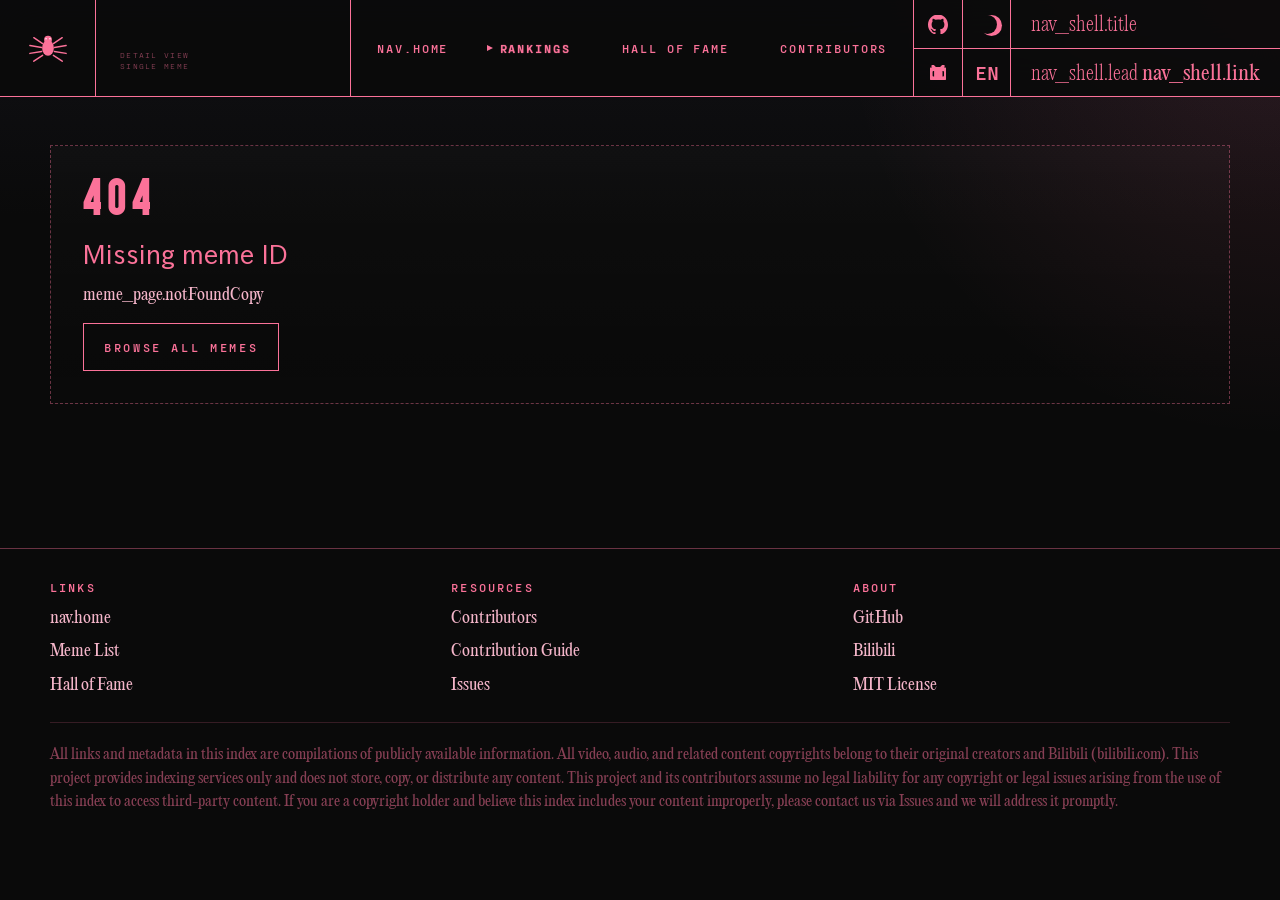
<file: docs/meme.html>
<!DOCTYPE html>
<html lang="zh-CN">
<head>
    <meta charset="UTF-8">
    <meta name="viewport" content="width=device-width, initial-scale=1.0">
    <title data-i18n="pageTitle.meme">梗详情 | 万恶之源</title>
    <script>
    try {
        if (localStorage.getItem('hof-theme') === 'day') {
            document.documentElement.classList.add('theme-contrasted');
        }
    } catch (_) {}
    </script>
    <link rel="stylesheet" href="css/tokens.css">
    <link rel="stylesheet" href="css/fonts.css">
    <link rel="stylesheet" href="css/nav.css">
    <link rel="stylesheet" href="css/layout.css">
    <link rel="stylesheet" href="css/motion.css">
    <link rel="stylesheet" href="css/meme.css">
</head>
<body class="page-meme">
    <header class="site-head astro-5qrshpxv">
        <div class="site-head__container astro-5qrshpxv">
            <div class="sb-logo astro-5qrshpxv">
                <a href="index.html" class="astro-5qrshpxv" aria-label="万恶之源首页">
                    <svg class="astro-5qrshpxv" width="48" height="48" viewBox="0 0 49 49" fill="currentColor" xmlns="http://www.w3.org/2000/svg">
                        <ellipse cx="24.5" cy="24.5" rx="6" ry="8"></ellipse>
                        <circle cx="24.5" cy="16" r="4"></circle>
                        <circle cx="22.5" cy="15" r="0.8" fill="#fff"></circle>
                        <circle cx="26.5" cy="15" r="0.8" fill="#fff"></circle>
                        <path d="M19 20 L10 14 M18 24 L6 22 M18 28 L6 30 M19 32 L10 38" stroke="currentColor" stroke-width="1.5" fill="none" stroke-linecap="round"></path>
                        <path d="M30 20 L39 14 M31 24 L43 22 M31 28 L43 30 M30 32 L39 38" stroke="currentColor" stroke-width="1.5" fill="none" stroke-linecap="round"></path>
                    </svg>
                    <span class="u-sr-only">万恶之源</span>
                </a>
            </div>
            <button class="sb-toggle js-nav-toggle astro-5qrshpxv" type="button" aria-label="菜单" aria-controls="site-nav" aria-expanded="false">
                <span></span>
            </button>
            <div class="sb-console astro-5qrshpxv" role="presentation">
                <div class="sb-console__inner js-console astro-5qrshpxv"></div>
            </div>
            <nav class="sb-menu js-site-nav astro-5qrshpxv" id="site-nav" aria-label="主导航">
                <ul class="sb__list astro-5qrshpxv">
                    <li class="sb__item astro-5qrshpxv"><a href="index.html" class="js-menu-link astro-5qrshpxv"><span class="sb__text astro-5qrshpxv" data-i18n="nav.home">首页</span></a></li>
                    <li class="sb__item astro-5qrshpxv"><a href="memes.html" class="js-menu-link astro-5qrshpxv"><span class="sb__text astro-5qrshpxv" data-i18n="nav.memes">梗库</span></a></li>
                    <li class="sb__item astro-5qrshpxv"><a href="hall-of-fame.html" class="js-menu-link astro-5qrshpxv"><span class="sb__text astro-5qrshpxv" data-i18n="nav.hall">荣誉殿堂</span></a></li>
                    <li class="sb__item astro-5qrshpxv"><a href="contributors.html" class="js-menu-link astro-5qrshpxv"><span class="sb__text astro-5qrshpxv" data-i18n="nav.contributors">贡献者</span></a></li>
                </ul>
            </nav>
            <ul class="sb-socials astro-5qrshpxv">
                <li class="sb__item astro-5qrshpxv"><a href="https://github.com/Zw-awa" target="_blank" rel="noopener" class="astro-5qrshpxv"><span class="sb__icon sb__icon--codepen astro-5qrshpxv" style="--path: path('M10 0C4.48 0 0 4.58 0 10.25c0 4.53 2.87 8.37 6.84 9.72.5.09.68-.22.68-.49 0-.24-.01-.88-.01-1.73-2.78.62-3.37-1.37-3.37-1.37-.45-1.18-1.11-1.49-1.11-1.49-.91-.63.07-.62.07-.62 1 .07 1.53 1.05 1.53 1.05.89 1.56 2.34 1.11 2.91.85.09-.66.35-1.11.63-1.37-2.22-.26-4.56-1.14-4.56-5.07 0-1.12.39-2.03 1.03-2.75-.1-.26-.45-1.31.1-2.72 0 0 .84-.27 2.75 1.05A9.4 9.4 0 0 1 10 4.95c.85 0 1.71.12 2.51.34 1.91-1.32 2.75-1.05 2.75-1.05.55 1.41.2 2.46.1 2.72.64.72 1.03 1.63 1.03 2.75 0 3.94-2.34 4.81-4.57 5.06.36.32.68.94.68 1.9 0 1.37-.01 2.47-.01 2.81 0 .27.18.59.69.49C17.14 18.62 20 14.78 20 10.25 20 4.58 15.52 0 10 0z');"></span><span class="u-sr-only">GitHub</span></a></li>
                <li class="sb__item astro-5qrshpxv"><a href="https://space.bilibili.com/327252676" target="_blank" rel="noopener" class="astro-5qrshpxv"><span class="sb__icon sb__icon--linkedin astro-5qrshpxv" style="--path: path('M2.84.18A1.5 1.5 0 0 1 3.9.62l1.95 1.95h4.3l1.95-1.95a1.5 1.5 0 1 1 2.12 2.12l-.16.16h.85a3 3 0 0 1 3 3v6.6a3 3 0 0 1-3 3H1.1a3 3 0 0 1-3-3V5.9a3 3 0 0 1 3-3h.85l-.16-.16A1.5 1.5 0 0 1 2.84.18zM3.5 6.6a.9.9 0 0 0-.9.9v3.6a.9.9 0 0 0 .9.9h.6V6.6h-.6zm9 0v5.4h.6a.9.9 0 0 0 .9-.9V7.5a.9.9 0 0 0-.9-.9h-.6zM5.7 8.1a.9.9 0 0 1 1.8 0v.9a.9.9 0 1 1-1.8 0v-.9zm3.6 0a.9.9 0 0 1 1.8 0v.9a.9.9 0 1 1-1.8 0v-.9z');"></span><span class="u-sr-only">Bilibili</span></a></li>
            </ul>
            <ul class="sb-tools astro-5qrshpxv">
                <li class="sb__item astro-5qrshpxv">
                    <button class="sb-contrast js-contrast astro-5qrshpxv" type="button" aria-label="切换昼夜主题">
                        <span class="theme-icon theme-icon--moon"></span>
                        <span class="theme-icon theme-icon--sun"></span>
                    </button>
                </li>
                <li class="sb__item astro-5qrshpxv">
                    <div class="sb-language-switch js-language-switch astro-5qrshpxv">
                        <button class="sb-language-current js-lang-current astro-5qrshpxv" type="button" aria-haspopup="true" aria-expanded="false" aria-label="切换语言">
                            <span class="sb-language-current__label js-lang-current-label astro-5qrshpxv"></span>
                            <span class="sb-language-current__caret astro-5qrshpxv">▾</span>
                        </button>
                        <div class="sb-language-list astro-5qrshpxv">
                            <button class="sb-language-option js-lang-option astro-5qrshpxv" type="button" data-lang="zh">中文</button>
                            <button class="sb-language-option js-lang-option astro-5qrshpxv" type="button" data-lang="en">English</button>
                            <button class="sb-language-option js-lang-option astro-5qrshpxv" type="button" data-lang="ja">日本語</button>
                        </div>
                    </div>
                </li>
            </ul>
            <aside class="sb-availability astro-5qrshpxv">
                <p class="astro-5qrshpxv">
                    <span class="sb__line astro-5qrshpxv"><span class="sb__text astro-5qrshpxv" data-i18n="nav_shell.title">梗的封神榜</span></span>
                    <span class="sb__line astro-5qrshpxv"><span class="sb__text astro-5qrshpxv" data-i18n="nav_shell.lead">收录视频最多者 · 上榜 →</span> <a href="https://github.com/Zw-awa/the-origin-of-the-meme/blob/main/CONTRIBUTING.md" target="_blank" rel="noopener" class="astro-5qrshpxv" data-i18n="nav_shell.link">参与贡献</a></span>
                </p>
            </aside>
            <a href="https://github.com/Zw-awa/the-origin-of-the-meme" target="_blank" rel="noopener" class="sb-qr-code js-qr-code astro-5qrshpxv" title="扫码或点击访问项目仓库">
                <img src="hall-assets/images/qr-code.svg" alt="QR Code" width="72" height="72" class="astro-5qrshpxv">
            </a>
        </div>
    </header>

    <main class="page-shell">
        <div id="meme-root" class="meme-root">
            <div class="empty-state">
                <div class="empty-state__icon">...</div>
                <h1 class="empty-state__title" data-i18n="common.loading">加载中...</h1>
                <p class="empty-state__copy" data-i18n="meme_page.loadingCopy">梗详情页会优先确认 URL 参数与真实数据结构，而不是先堆内容。</p>
            </div>
        </div>
    </main>

    <footer class="site-foot">
        <div class="site-foot__inner">
            <div class="site-foot__top">
                <section>
                    <h3 class="site-foot__title" data-i18n="footer.links">项目链接</h3>
                    <ul class="site-foot__list">
                        <li><a href="index.html" data-i18n="nav.home">首页</a></li>
                        <li><a href="memes.html" data-i18n="footer.memes">梗列表</a></li>
                        <li><a href="hall-of-fame.html" data-i18n="footer.hall">荣誉殿堂</a></li>
                    </ul>
                </section>
                <section>
                    <h3 class="site-foot__title" data-i18n="footer.resources">相关资源</h3>
                    <ul class="site-foot__list">
                        <li><a href="contributors.html" data-i18n="footer.contributors">贡献者排行</a></li>
                        <li><a href="https://github.com/Zw-awa/the-origin-of-the-meme/blob/main/CONTRIBUTING.md" target="_blank" rel="noopener" data-i18n="footer.guide">贡献指南</a></li>
                        <li><a href="https://github.com/Zw-awa/the-origin-of-the-meme/issues" target="_blank" rel="noopener" data-i18n="footer.issues">问题反馈</a></li>
                    </ul>
                </section>
                <section>
                    <h3 class="site-foot__title" data-i18n="footer.about">关于</h3>
                    <ul class="site-foot__list">
                        <li><a href="https://github.com/Zw-awa/the-origin-of-the-meme" target="_blank" rel="noopener" data-i18n="footer.github">GitHub</a></li>
                        <li><a href="https://www.bilibili.com" target="_blank" rel="noopener" data-i18n="footer.bilibili">Bilibili</a></li>
                        <li><a href="https://github.com/Zw-awa/the-origin-of-the-meme/blob/main/LICENSE" target="_blank" rel="noopener" data-i18n="footer.license">MIT License</a></li>
                    </ul>
                </section>
            </div>
            <div class="site-foot__disclaimer" data-i18n="footer.disclaimer">
                本索引中的所有链接及元数据均为公开信息的整理与索引。所有视频、音频及相关素材的版权归原作者及哔哩哔哩(bilibili.com)所有。本项目仅提供索引服务, 不进行任何形式的内容存储、复制或分发。
            </div>
        </div>
    </footer>

    <script src="js/i18n.js"></script>
    <script src="js/data.js"></script>
    <script src="js/nav.js"></script>
    <script src="js/motion.js"></script>
    <script src="js/meme.js"></script>
</body>
</html>
</file>
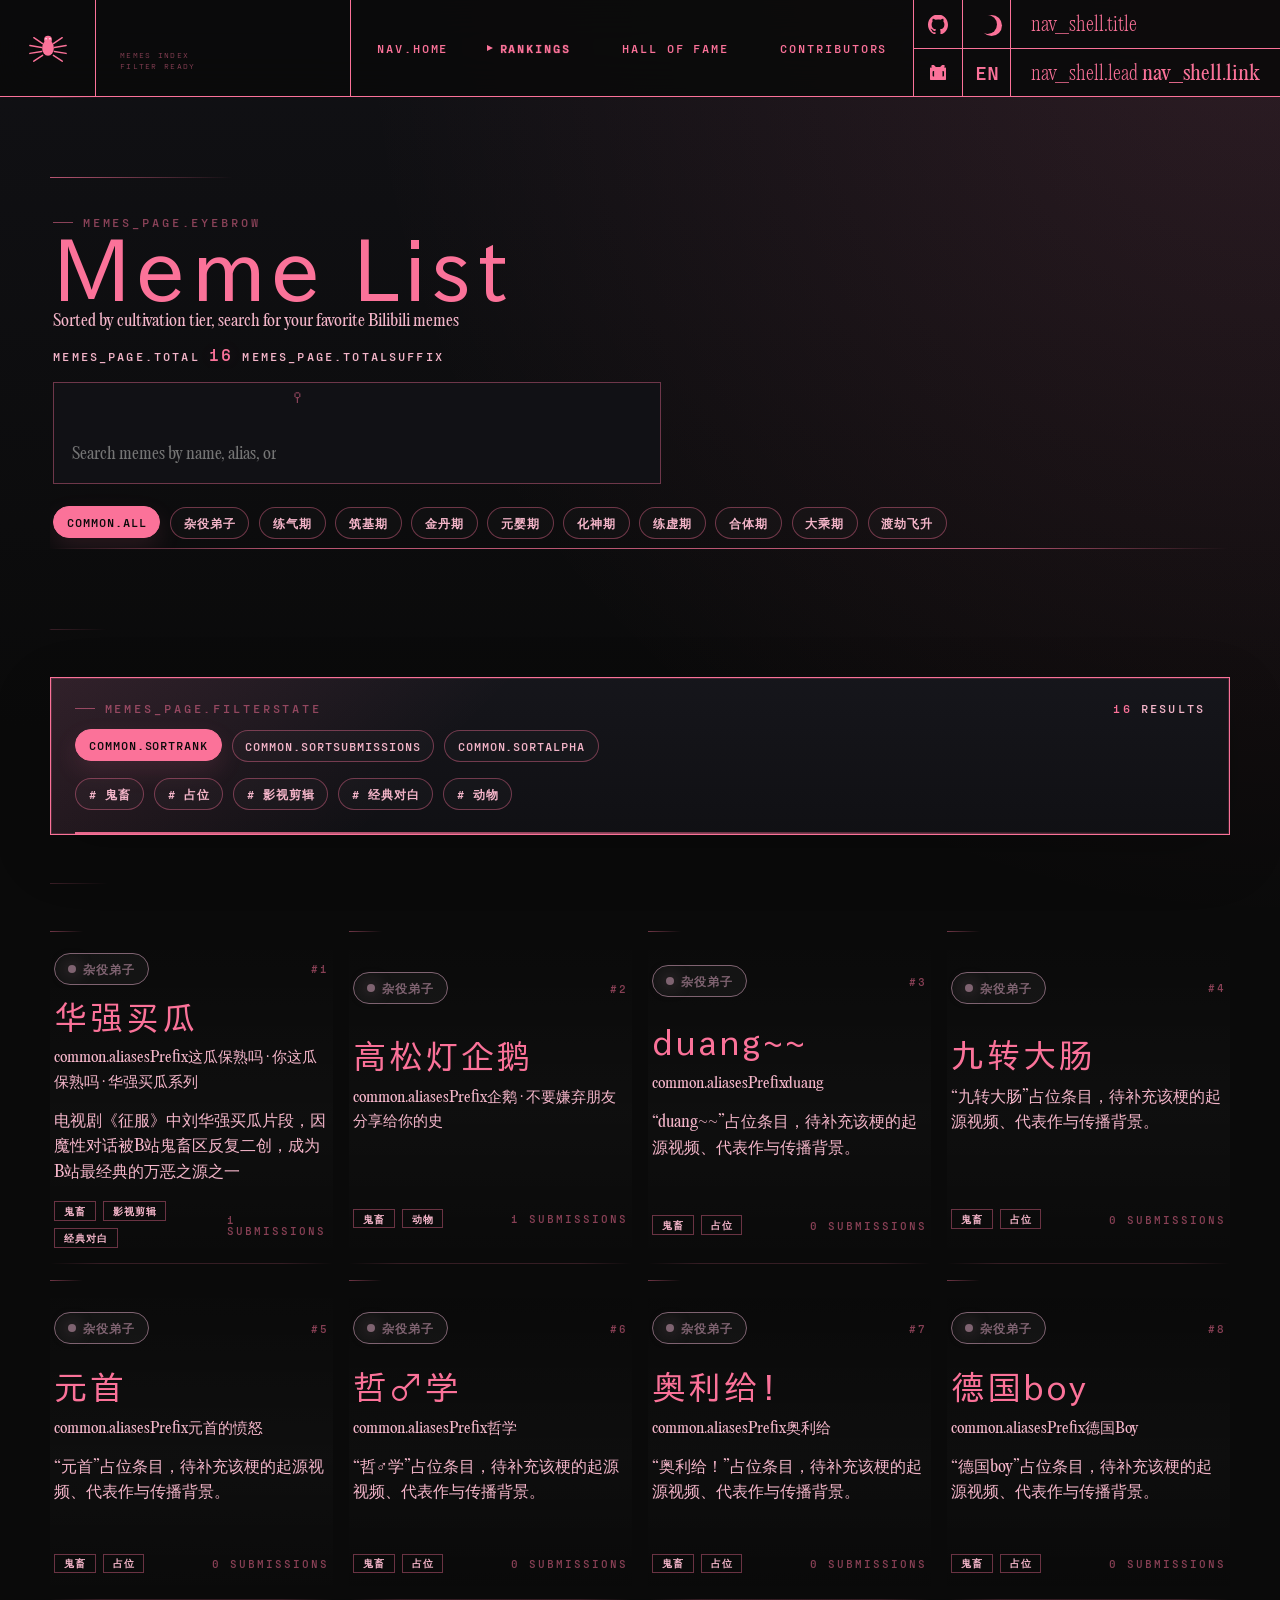
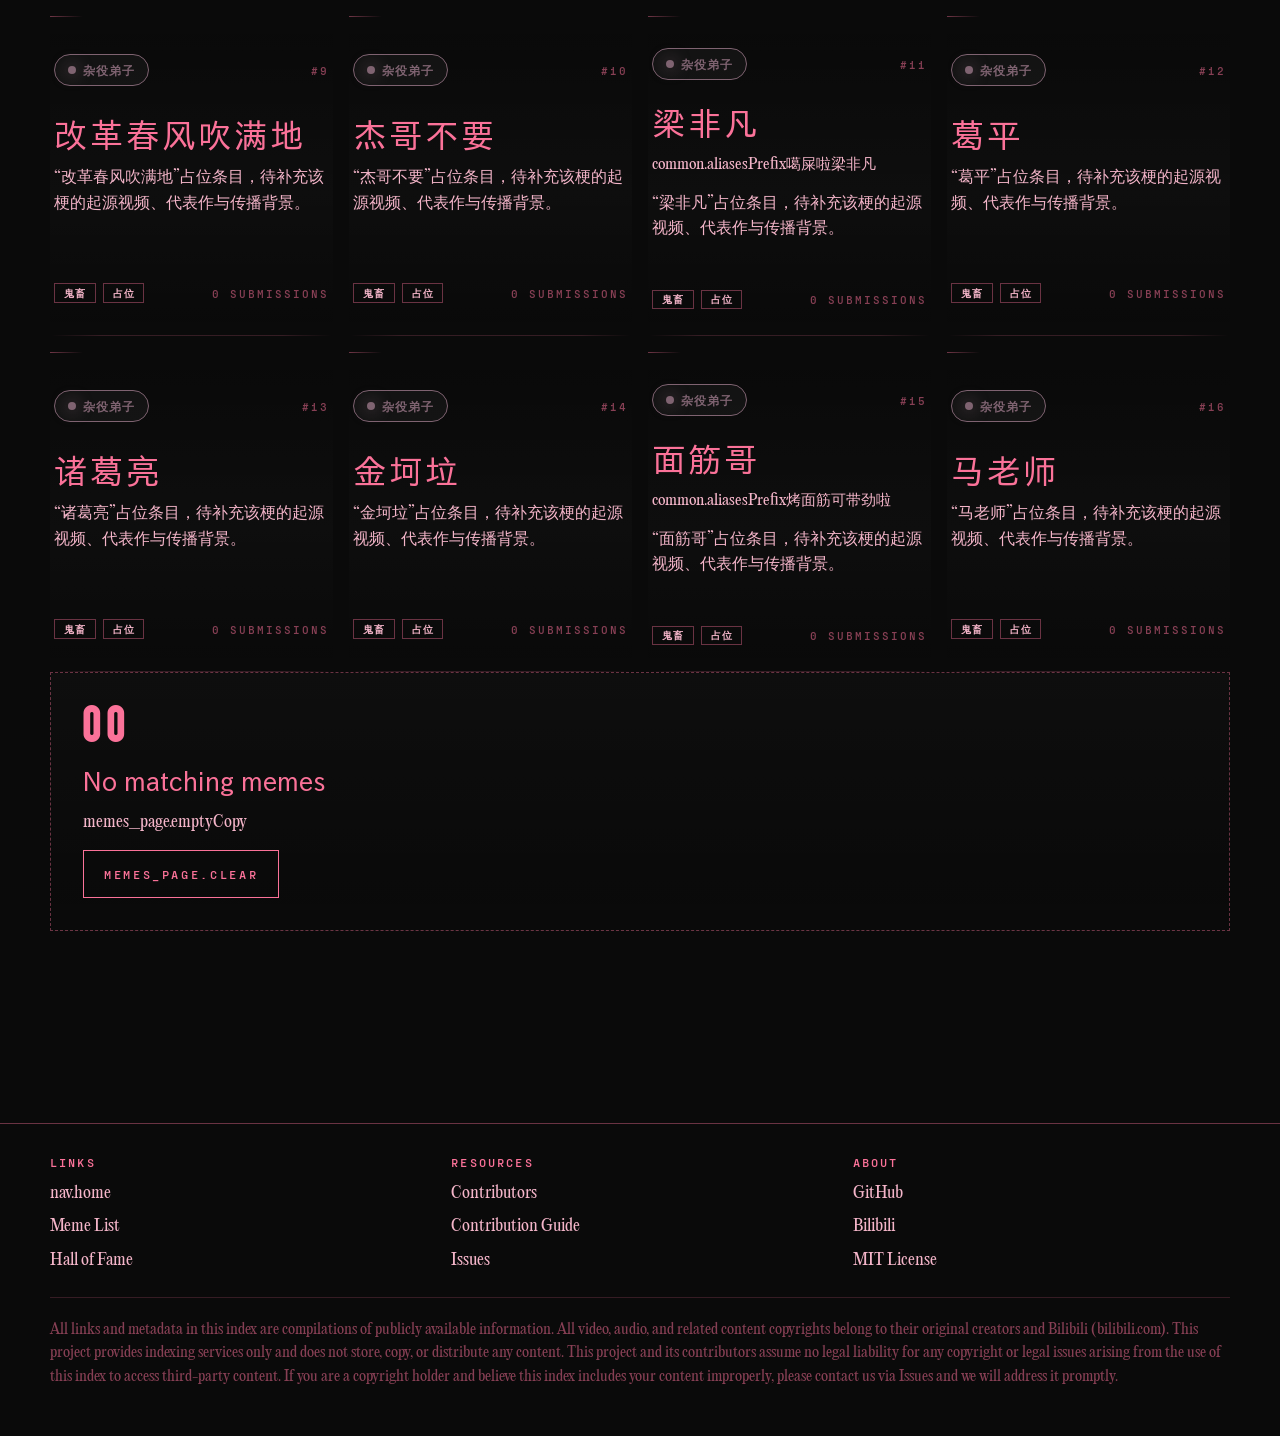
<file: docs/memes.html>
<!DOCTYPE html>
<html lang="zh-CN">
<head>
    <meta charset="UTF-8">
    <meta name="viewport" content="width=device-width, initial-scale=1.0">
    <title data-i18n="pageTitle.memes">梗列表 | 万恶之源</title>
    <script>
    try {
        if (localStorage.getItem('hof-theme') === 'day') {
            document.documentElement.classList.add('theme-contrasted');
        }
    } catch (_) {}
    </script>
    <link rel="stylesheet" href="css/tokens.css">
    <link rel="stylesheet" href="css/fonts.css">
    <link rel="stylesheet" href="css/nav.css">
    <link rel="stylesheet" href="css/layout.css">
    <link rel="stylesheet" href="css/motion.css">
    <link rel="stylesheet" href="css/memes.css">
</head>
<body class="page-memes">
    <header class="site-head astro-5qrshpxv">
        <div class="site-head__container astro-5qrshpxv">
            <div class="sb-logo astro-5qrshpxv">
                <a href="index.html" class="astro-5qrshpxv" aria-label="万恶之源首页">
                    <svg class="astro-5qrshpxv" width="48" height="48" viewBox="0 0 49 49" fill="currentColor" xmlns="http://www.w3.org/2000/svg">
                        <ellipse cx="24.5" cy="24.5" rx="6" ry="8"></ellipse>
                        <circle cx="24.5" cy="16" r="4"></circle>
                        <circle cx="22.5" cy="15" r="0.8" fill="#fff"></circle>
                        <circle cx="26.5" cy="15" r="0.8" fill="#fff"></circle>
                        <path d="M19 20 L10 14 M18 24 L6 22 M18 28 L6 30 M19 32 L10 38" stroke="currentColor" stroke-width="1.5" fill="none" stroke-linecap="round"></path>
                        <path d="M30 20 L39 14 M31 24 L43 22 M31 28 L43 30 M30 32 L39 38" stroke="currentColor" stroke-width="1.5" fill="none" stroke-linecap="round"></path>
                    </svg>
                    <span class="u-sr-only">万恶之源</span>
                </a>
            </div>
            <button class="sb-toggle js-nav-toggle astro-5qrshpxv" type="button" aria-label="菜单" aria-controls="site-nav" aria-expanded="false">
                <span></span>
            </button>
            <div class="sb-console astro-5qrshpxv" role="presentation">
                <div class="sb-console__inner js-console astro-5qrshpxv"></div>
            </div>
            <nav class="sb-menu js-site-nav astro-5qrshpxv" id="site-nav" aria-label="主导航">
                <ul class="sb__list astro-5qrshpxv">
                    <li class="sb__item astro-5qrshpxv"><a href="index.html" class="js-menu-link astro-5qrshpxv"><span class="sb__text astro-5qrshpxv" data-i18n="nav.home">首页</span></a></li>
                    <li class="sb__item astro-5qrshpxv"><a href="memes.html" class="js-menu-link astro-5qrshpxv"><span class="sb__text astro-5qrshpxv" data-i18n="nav.memes">梗库</span></a></li>
                    <li class="sb__item astro-5qrshpxv"><a href="hall-of-fame.html" class="js-menu-link astro-5qrshpxv"><span class="sb__text astro-5qrshpxv" data-i18n="nav.hall">荣誉殿堂</span></a></li>
                    <li class="sb__item astro-5qrshpxv"><a href="contributors.html" class="js-menu-link astro-5qrshpxv"><span class="sb__text astro-5qrshpxv" data-i18n="nav.contributors">贡献者</span></a></li>
                </ul>
            </nav>
            <ul class="sb-socials astro-5qrshpxv">
                <li class="sb__item astro-5qrshpxv"><a href="https://github.com/Zw-awa" target="_blank" rel="noopener" class="astro-5qrshpxv"><span class="sb__icon sb__icon--codepen astro-5qrshpxv" style="--path: path('M10 0C4.48 0 0 4.58 0 10.25c0 4.53 2.87 8.37 6.84 9.72.5.09.68-.22.68-.49 0-.24-.01-.88-.01-1.73-2.78.62-3.37-1.37-3.37-1.37-.45-1.18-1.11-1.49-1.11-1.49-.91-.63.07-.62.07-.62 1 .07 1.53 1.05 1.53 1.05.89 1.56 2.34 1.11 2.91.85.09-.66.35-1.11.63-1.37-2.22-.26-4.56-1.14-4.56-5.07 0-1.12.39-2.03 1.03-2.75-.1-.26-.45-1.31.1-2.72 0 0 .84-.27 2.75 1.05A9.4 9.4 0 0 1 10 4.95c.85 0 1.71.12 2.51.34 1.91-1.32 2.75-1.05 2.75-1.05.55 1.41.2 2.46.1 2.72.64.72 1.03 1.63 1.03 2.75 0 3.94-2.34 4.81-4.57 5.06.36.32.68.94.68 1.9 0 1.37-.01 2.47-.01 2.81 0 .27.18.59.69.49C17.14 18.62 20 14.78 20 10.25 20 4.58 15.52 0 10 0z');"></span><span class="u-sr-only">GitHub</span></a></li>
                <li class="sb__item astro-5qrshpxv"><a href="https://space.bilibili.com/327252676" target="_blank" rel="noopener" class="astro-5qrshpxv"><span class="sb__icon sb__icon--linkedin astro-5qrshpxv" style="--path: path('M2.84.18A1.5 1.5 0 0 1 3.9.62l1.95 1.95h4.3l1.95-1.95a1.5 1.5 0 1 1 2.12 2.12l-.16.16h.85a3 3 0 0 1 3 3v6.6a3 3 0 0 1-3 3H1.1a3 3 0 0 1-3-3V5.9a3 3 0 0 1 3-3h.85l-.16-.16A1.5 1.5 0 0 1 2.84.18zM3.5 6.6a.9.9 0 0 0-.9.9v3.6a.9.9 0 0 0 .9.9h.6V6.6h-.6zm9 0v5.4h.6a.9.9 0 0 0 .9-.9V7.5a.9.9 0 0 0-.9-.9h-.6zM5.7 8.1a.9.9 0 0 1 1.8 0v.9a.9.9 0 1 1-1.8 0v-.9zm3.6 0a.9.9 0 0 1 1.8 0v.9a.9.9 0 1 1-1.8 0v-.9z');"></span><span class="u-sr-only">Bilibili</span></a></li>
            </ul>
            <ul class="sb-tools astro-5qrshpxv">
                <li class="sb__item astro-5qrshpxv">
                    <button class="sb-contrast js-contrast astro-5qrshpxv" type="button" aria-label="切换昼夜主题">
                        <span class="theme-icon theme-icon--moon"></span>
                        <span class="theme-icon theme-icon--sun"></span>
                    </button>
                </li>
                <li class="sb__item astro-5qrshpxv">
                    <div class="sb-language-switch js-language-switch astro-5qrshpxv">
                        <button class="sb-language-current js-lang-current astro-5qrshpxv" type="button" aria-haspopup="true" aria-expanded="false" aria-label="切换语言">
                            <span class="sb-language-current__label js-lang-current-label astro-5qrshpxv"></span>
                            <span class="sb-language-current__caret astro-5qrshpxv">▾</span>
                        </button>
                        <div class="sb-language-list astro-5qrshpxv">
                            <button class="sb-language-option js-lang-option astro-5qrshpxv" type="button" data-lang="zh">中文</button>
                            <button class="sb-language-option js-lang-option astro-5qrshpxv" type="button" data-lang="en">English</button>
                            <button class="sb-language-option js-lang-option astro-5qrshpxv" type="button" data-lang="ja">日本語</button>
                        </div>
                    </div>
                </li>
            </ul>
            <aside class="sb-availability astro-5qrshpxv">
                <p class="astro-5qrshpxv">
                    <span class="sb__line astro-5qrshpxv"><span class="sb__text astro-5qrshpxv" data-i18n="nav_shell.title">梗的封神榜</span></span>
                    <span class="sb__line astro-5qrshpxv"><span class="sb__text astro-5qrshpxv" data-i18n="nav_shell.lead">收录视频最多者 · 上榜 →</span> <a href="https://github.com/Zw-awa/the-origin-of-the-meme/blob/main/CONTRIBUTING.md" target="_blank" rel="noopener" class="astro-5qrshpxv" data-i18n="nav_shell.link">参与贡献</a></span>
                </p>
            </aside>
            <a href="https://github.com/Zw-awa/the-origin-of-the-meme" target="_blank" rel="noopener" class="sb-qr-code js-qr-code astro-5qrshpxv" title="扫码或点击访问项目仓库">
                <img src="hall-assets/images/qr-code.svg" alt="QR Code" width="72" height="72" class="astro-5qrshpxv">
            </a>
        </div>
    </header>

    <main class="page-shell">
        <section class="page-section memes-hero">
            <div class="panel">
                <div class="panel__inner memes-hero__inner">
                    <div class="memes-hero__copy">
                        <span class="section-head__eyebrow" data-i18n="memes_page.eyebrow">索引视图</span>
                        <h1 class="section-head__title" data-i18n="memes_page.title">梗列表</h1>
                        <p class="section-head__copy" data-i18n="memes_page.subtitle">按修仙等级排序, 搜索你熟悉的B站梗</p>
                        <p class="memes-hero__count"><span data-i18n="memes_page.total">已收录</span> <strong id="memes-total-count" data-live-number>0</strong> <span data-i18n="memes_page.totalSuffix">个梗</span></p>
                    </div>
                    <div class="memes-search">
                        <label class="u-sr-only" for="memes-search-input" data-i18n="memes_page.searchLabel">搜索梗</label>
                        <span class="memes-search__icon" aria-hidden="true">&#9906;</span>
                        <input type="text" id="memes-search-input" data-i18n-placeholder="memes_page.search" placeholder="搜索梗名称、别名或标签..." autocomplete="off">
                    </div>
                    <div class="memes-tier-chips" id="memes-tier-chips"></div>
                </div>
            </div>
        </section>

        <section class="page-section page-section--tight memes-toolbar">
            <div class="panel">
                <div class="panel__inner memes-toolbar__inner">
                    <div class="memes-toolbar__meta">
                        <span class="section-head__eyebrow" data-i18n="memes_page.filterState">筛选状态</span>
                        <p class="memes-toolbar__results"><strong id="memes-results-count" data-live-number>0</strong> <span data-i18n="memes_page.results">个结果</span></p>
                    </div>
                    <div class="memes-toolbar__sort" id="memes-sort-controls"></div>
                    <div class="memes-toolbar__tags" id="memes-tag-controls"></div>
                </div>
            </div>
        </section>

        <section class="page-section page-section--tight">
            <div class="memes-grid" id="memes-grid"></div>
            <div class="empty-state" id="memes-empty-state" hidden>
                <div class="empty-state__icon">00</div>
                <h2 class="empty-state__title" data-i18n="memes_page.noResults">没有匹配的梗</h2>
                <p class="empty-state__copy" data-i18n="memes_page.emptyCopy">当前数据量很小，筛选后没有结果是正常情况。先保证空状态足够体面，再等待内容慢慢长出来。</p>
                <button class="btn" id="memes-clear-filters" type="button" data-i18n="memes_page.clear">清空筛选</button>
            </div>
            <nav class="memes-pagination" id="memes-pagination" aria-label="分页导航"></nav>
        </section>
    </main>

    <footer class="site-foot">
        <div class="site-foot__inner">
            <div class="site-foot__top">
                <section>
                    <h3 class="site-foot__title" data-i18n="footer.links">项目链接</h3>
                    <ul class="site-foot__list">
                        <li><a href="index.html" data-i18n="nav.home">首页</a></li>
                        <li><a href="memes.html" data-i18n="footer.memes">梗列表</a></li>
                        <li><a href="hall-of-fame.html" data-i18n="footer.hall">荣誉殿堂</a></li>
                    </ul>
                </section>
                <section>
                    <h3 class="site-foot__title" data-i18n="footer.resources">相关资源</h3>
                    <ul class="site-foot__list">
                        <li><a href="contributors.html" data-i18n="footer.contributors">贡献者排行</a></li>
                        <li><a href="https://github.com/Zw-awa/the-origin-of-the-meme/blob/main/CONTRIBUTING.md" target="_blank" rel="noopener" data-i18n="footer.guide">贡献指南</a></li>
                        <li><a href="https://github.com/Zw-awa/the-origin-of-the-meme/issues" target="_blank" rel="noopener" data-i18n="footer.issues">问题反馈</a></li>
                    </ul>
                </section>
                <section>
                    <h3 class="site-foot__title" data-i18n="footer.about">关于</h3>
                    <ul class="site-foot__list">
                        <li><a href="https://github.com/Zw-awa/the-origin-of-the-meme" target="_blank" rel="noopener" data-i18n="footer.github">GitHub</a></li>
                        <li><a href="https://www.bilibili.com" target="_blank" rel="noopener" data-i18n="footer.bilibili">Bilibili</a></li>
                        <li><a href="https://github.com/Zw-awa/the-origin-of-the-meme/blob/main/LICENSE" target="_blank" rel="noopener" data-i18n="footer.license">MIT License</a></li>
                    </ul>
                </section>
            </div>
            <div class="site-foot__disclaimer" data-i18n="footer.disclaimer">
                本索引中的所有链接及元数据均为公开信息的整理与索引。所有视频、音频及相关素材的版权归原作者及哔哩哔哩(bilibili.com)所有。本项目仅提供索引服务, 不进行任何形式的内容存储、复制或分发。
            </div>
        </div>
    </footer>

    <script src="js/i18n.js"></script>
    <script src="js/data.js"></script>
    <script src="js/nav.js"></script>
    <script src="js/motion.js"></script>
    <script src="js/memes.js"></script>
</body>
</html>
</file>
<file: docs/css/tokens.css>
:root {
  --color-primary: #0a0a0a;
  --color-secondary: #fb7299;
  --color-shadow: rgba(251, 114, 153, 0.12);
  --color-halo: rgba(251, 114, 153, 0.24);
  --color-dim: rgba(251, 114, 153, 0.52);
  --surface-1: #111115;
  --surface-2: #17171d;
  --surface-3: #1d1e25;
  --surface-4: #23252e;
  --line-soft: rgba(251, 114, 153, 0.18);
  --line-strong: rgba(251, 114, 153, 0.4);
  --ink-strong: #ffe1e9;
  --ink-soft: #f4b5c9;
  --color-white: #f5f5f0;

  --font-display: 'LXGWNeoXiHei', "PingFang SC", "Microsoft YaHei", sans-serif;
  --font-mono: 'Fraktion Mono', ui-monospace, "SFMono-Regular", Consolas, monospace;
  --font-editorial: 'Editorial New', Georgia, serif;
  --font-bigger: 'Bigger Display', 'LXGWNeoXiHei', sans-serif;

  --space-2xs: 0.25rem;
  --space-xs: 0.5rem;
  --space-sm: 0.875rem;
  --space-md: 1.5rem;
  --space-lg: 3rem;
  --space-xl: 5rem;
  --space-2xl: 8rem;

  --radius-sm: 0.75rem;
  --radius-md: 1.25rem;
  --radius-lg: 2rem;
  --radius-pill: 999px;
  --border-width: 1px;
  --border-color: var(--color-secondary);

  --ease-expo: cubic-bezier(.86, 0, .07, 1);
  --ease-spring: cubic-bezier(.22, 1, .36, 1);
  --duration-fast: 0.22s;
  --duration-normal: 0.48s;
  --duration-slow: 0.9s;

  --content-width: 1180px;
  --content-narrow: 760px;
  --nav-height: 72px;

  --tier-0: #7f6371;
  --tier-1: #b66a83;
  --tier-2: #d06f73;
  --tier-3: #df8561;
  --tier-4: #dea150;
  --tier-5: #d3b14c;
  --tier-6: #aeb656;
  --tier-7: #76b26f;
  --tier-8: #4aac96;
  --tier-9: #2ca9d8;
}

html.theme-contrasted {
  --color-primary: #f5f5f0;
  --color-secondary: #00a1d6;
  --color-shadow: rgba(0, 161, 214, 0.12);
  --color-halo: rgba(0, 161, 214, 0.2);
  --color-dim: rgba(0, 161, 214, 0.56);
  --surface-1: #ffffff;
  --surface-2: #edf6f9;
  --surface-3: #deeff5;
  --surface-4: #d0e8f0;
  --line-soft: rgba(0, 161, 214, 0.16);
  --line-strong: rgba(0, 161, 214, 0.36);
  --ink-strong: #072836;
  --ink-soft: #2a6f88;
  --color-white: #ffffff;
}
</file>
<file: docs/css/fonts.css>
@font-face {
  font-family: 'LXGWNeoXiHei';
  src: url('../hall-assets/fonts/LXGWNeoXiHei.woff2') format('woff2');
  font-weight: 400;
  font-style: normal;
  font-display: swap;
}

@font-face {
  font-family: 'Bigger Display';
  src: url('../hall-assets/fonts/Bigger-Display.woff2') format('woff2');
  font-weight: 700;
  font-style: normal;
  font-display: swap;
}

@font-face {
  font-family: 'Fraktion Mono';
  src: url('../hall-assets/fonts/PPFraktionMono-Regular.woff2') format('woff2');
  font-weight: 400;
  font-style: normal;
  font-display: swap;
}

@font-face {
  font-family: 'Fraktion Mono';
  src: url('../hall-assets/fonts/PPFraktionMono-Bold.woff2') format('woff2');
  font-weight: 700;
  font-style: normal;
  font-display: swap;
}

@font-face {
  font-family: 'Editorial New';
  src: url('../hall-assets/fonts/PPEditorialNew-Regular.woff2') format('woff2');
  font-weight: 400;
  font-style: normal;
  font-display: swap;
}

@font-face {
  font-family: 'Editorial New';
  src: url('../hall-assets/fonts/PPEditorialNew-Ultralight.woff2') format('woff2');
  font-weight: 200;
  font-style: normal;
  font-display: swap;
}
</file>
<file: docs/css/nav.css>
.site-head.astro-5qrshpxv {
  position: sticky;
  top: 0;
  z-index: 40;
  width: 100%;
  border-bottom: 1px solid var(--color-secondary);
  background: color-mix(in srgb, var(--color-primary) 90%, transparent);
  backdrop-filter: blur(20px);
}

.site-head__container.astro-5qrshpxv {
  display: flex;
  flex-direction: row;
  align-items: stretch;
  justify-content: space-between;
  width: 100%;
  height: 6rem;
}

.site-head.astro-5qrshpxv .sb-logo.astro-5qrshpxv,
.site-head.astro-5qrshpxv .sb-toggle.astro-5qrshpxv {
  width: 6rem;
  min-width: 6rem;
  border-right: 1px solid var(--color-secondary);
}

.site-head.astro-5qrshpxv .sb-logo.astro-5qrshpxv a.astro-5qrshpxv,
.site-head.astro-5qrshpxv .sb-toggle.astro-5qrshpxv {
  display: flex;
  align-items: center;
  justify-content: center;
  width: 100%;
  height: 100%;
}

.site-head.astro-5qrshpxv .sb-logo.astro-5qrshpxv svg.astro-5qrshpxv {
  display: block;
  width: 3rem;
  height: 3rem;
  color: var(--color-secondary);
}

.site-head.astro-5qrshpxv .sb-toggle.astro-5qrshpxv {
  display: none;
  appearance: none;
  background: none;
  border-top: 0;
  border-left: 0;
  border-bottom: 0;
  color: var(--color-secondary);
}

.site-head.astro-5qrshpxv .sb-toggle.astro-5qrshpxv span,
.site-head.astro-5qrshpxv .sb-toggle.astro-5qrshpxv::before,
.site-head.astro-5qrshpxv .sb-toggle.astro-5qrshpxv::after {
  content: '';
  display: block;
  width: 22px;
  height: 1px;
  background: currentColor;
  transition: transform .25s cubic-bezier(.22,1,.36,1), opacity .25s ease;
}

.site-head.astro-5qrshpxv .sb-toggle.astro-5qrshpxv span {
  margin: 6px 0;
}

.site-head.astro-5qrshpxv .sb-toggle.astro-5qrshpxv.is-open::before {
  transform: translateY(7px) rotate(45deg);
}

.site-head.astro-5qrshpxv .sb-toggle.astro-5qrshpxv.is-open span {
  opacity: 0;
}

.site-head.astro-5qrshpxv .sb-toggle.astro-5qrshpxv.is-open::after {
  transform: translateY(-7px) rotate(-45deg);
}

.site-head.astro-5qrshpxv .sb-console.astro-5qrshpxv {
  display: flex;
  flex-direction: column;
  align-items: flex-start;
  justify-content: flex-end;
  margin: 0 auto 0 0;
  padding: 1.5rem;
  color: var(--color-dim);
  font: 400 8px/1.4 var(--font-mono);
  letter-spacing: .16em;
  text-transform: uppercase;
  white-space: pre-line;
}

.site-head.astro-5qrshpxv .sb-console__inner.astro-5qrshpxv {
  display: flex;
  flex-direction: column;
  align-items: flex-start;
  justify-content: flex-end;
  min-height: 5.6em;
  overflow: hidden;
}

.site-head.astro-5qrshpxv .sb-menu.astro-5qrshpxv {
  border-left: 1px solid var(--color-secondary);
}

.site-head.astro-5qrshpxv .sb-menu.astro-5qrshpxv .sb__list.astro-5qrshpxv {
  display: flex;
  flex-direction: row;
  align-items: center;
  justify-content: flex-start;
  margin: 0;
  padding: 0;
  height: 100%;
  list-style: none;
}

.site-head.astro-5qrshpxv .sb-menu.astro-5qrshpxv .sb__item.astro-5qrshpxv {
  margin: 0;
  padding: 0;
}

.site-head.astro-5qrshpxv .sb-menu.astro-5qrshpxv .sb__text.astro-5qrshpxv {
  position: relative;
  display: inline-block;
}

.site-head.astro-5qrshpxv .sb-menu.astro-5qrshpxv .sb__text.astro-5qrshpxv::before {
  position: absolute;
  top: calc(50% - 3px);
  left: -13px;
  border-top: 3px solid transparent;
  border-left: 6px solid currentColor;
  border-bottom: 3px solid transparent;
  opacity: 0;
  content: "";
}

.site-head.astro-5qrshpxv .sb-menu.astro-5qrshpxv a.astro-5qrshpxv {
  display: block;
  padding: 2rem 2.2rem;
  color: var(--color-secondary);
  font: 700 12px/1 var(--font-mono);
  letter-spacing: .16em;
  text-decoration: none;
  text-transform: uppercase;
}

.site-head.astro-5qrshpxv .sb-menu.astro-5qrshpxv a.astro-5qrshpxv:hover {
  text-shadow: 0 0 1px currentColor;
}

.site-head.astro-5qrshpxv .sb-menu.astro-5qrshpxv a.astro-5qrshpxv.is-active,
.site-head.astro-5qrshpxv .sb-menu.astro-5qrshpxv a.astro-5qrshpxv[aria-current="page"] {
  text-shadow: 0 0 1px currentColor;
}

.site-head.astro-5qrshpxv .sb-menu.astro-5qrshpxv a.astro-5qrshpxv:hover .sb__text.astro-5qrshpxv::before {
  animation: blink-in .3s cubic-bezier(1,0,0,1) forwards;
}

.site-head.astro-5qrshpxv .sb-menu.astro-5qrshpxv a.astro-5qrshpxv.is-active .sb__text.astro-5qrshpxv::before,
.site-head.astro-5qrshpxv .sb-menu.astro-5qrshpxv a.astro-5qrshpxv[aria-current="page"] .sb__text.astro-5qrshpxv::before {
  opacity: 1;
}

@keyframes blink-in {
  0%, 30%, 60% { opacity: 0; }
  15%, 45%, 75%, 100% { opacity: 1; }
}

.site-head.astro-5qrshpxv .sb-socials.astro-5qrshpxv {
  margin: 0;
  padding: 0;
  list-style: none;
  background: linear-gradient(0deg, transparent calc(50% - 1px), var(--color-secondary) calc(50% - 1px), var(--color-secondary) 50%, transparent 50%);
  border-left: 1px solid var(--color-secondary);
}

.site-head.astro-5qrshpxv .sb-tools.astro-5qrshpxv {
  margin: 0;
  padding: 0;
  width: 48px;
  min-width: 48px;
  list-style: none;
  background: linear-gradient(0deg, transparent calc(50% - 1px), var(--color-secondary) calc(50% - 1px), var(--color-secondary) 50%, transparent 50%);
  border-left: 1px solid var(--color-secondary);
}

.site-head.astro-5qrshpxv .sb-socials.astro-5qrshpxv .sb__item.astro-5qrshpxv {
  margin: 0;
  padding: 0;
}

.site-head.astro-5qrshpxv .sb-socials.astro-5qrshpxv .sb__item.astro-5qrshpxv::before {
  content: none;
}

.site-head.astro-5qrshpxv .sb-tools.astro-5qrshpxv .sb__item.astro-5qrshpxv {
  margin: 0;
  padding: 0;
  height: 48px;
}

.site-head.astro-5qrshpxv .sb-contrast.astro-5qrshpxv,
.site-head.astro-5qrshpxv .sb-language-current.astro-5qrshpxv {
  position: relative;
  display: flex;
  flex-direction: row;
  align-items: center;
  justify-content: center;
  appearance: none;
  background: none;
  border: 0;
  color: var(--color-secondary);
  text-transform: uppercase;
}

.site-head.astro-5qrshpxv .sb-socials.astro-5qrshpxv a.astro-5qrshpxv {
  display: flex;
  flex-direction: row;
  align-items: center;
  justify-content: center;
  position: relative;
  width: 48px;
  min-width: 48px;
  height: 48px;
}

.site-head.astro-5qrshpxv .sb-contrast.astro-5qrshpxv,
.site-head.astro-5qrshpxv .sb-language-current.astro-5qrshpxv {
  width: 48px;
  min-width: 48px;
  height: 48px;
}

.site-head.astro-5qrshpxv .sb-socials.astro-5qrshpxv .sb__icon.astro-5qrshpxv {
  background: var(--color-secondary);
  clip-path: var(--path);
}

.site-head.astro-5qrshpxv .sb-socials.astro-5qrshpxv .sb__icon.astro-5qrshpxv::before {
  position: absolute;
  top: 0;
  left: 0;
  display: block;
  width: 100%;
  height: 100%;
  background: var(--color-primary);
  scale: 0 1;
  transform-origin: 0 50%;
  content: "";
}

.site-head.astro-5qrshpxv .sb-socials.astro-5qrshpxv a.astro-5qrshpxv::before,
.site-head.astro-5qrshpxv .sb-language-current.astro-5qrshpxv::before {
  position: absolute;
  top: 0;
  left: 0;
  width: 100%;
  height: 100%;
  background: var(--color-secondary);
  scale: 0 1;
  transform-origin: 0 50%;
  content: "";
}

.site-head.astro-5qrshpxv .sb-socials.astro-5qrshpxv .sb__icon--codepen.astro-5qrshpxv {
  width: 20px;
  height: 19px;
}

.site-head.astro-5qrshpxv .sb-socials.astro-5qrshpxv .sb__icon--linkedin.astro-5qrshpxv {
  width: 16px;
  height: 15px;
}

.site-head.astro-5qrshpxv .sb-socials.astro-5qrshpxv a.astro-5qrshpxv:hover,
.site-head.astro-5qrshpxv .sb-contrast.astro-5qrshpxv:hover,
.site-head.astro-5qrshpxv .sb-language-switch.astro-5qrshpxv:hover .sb-language-current.astro-5qrshpxv,
.site-head.astro-5qrshpxv .sb-language-switch.astro-5qrshpxv:focus-within .sb-language-current.astro-5qrshpxv,
.site-head.astro-5qrshpxv .sb-language-switch.astro-5qrshpxv.is-open .sb-language-current.astro-5qrshpxv {
  color: var(--color-primary);
}

.site-head.astro-5qrshpxv .sb-socials.astro-5qrshpxv a.astro-5qrshpxv:hover::before,
.site-head.astro-5qrshpxv .sb-contrast.astro-5qrshpxv:hover::before,
.site-head.astro-5qrshpxv .sb-language-switch.astro-5qrshpxv:hover .sb-language-current.astro-5qrshpxv::before,
.site-head.astro-5qrshpxv .sb-language-switch.astro-5qrshpxv:focus-within .sb-language-current.astro-5qrshpxv::before,
.site-head.astro-5qrshpxv .sb-language-switch.astro-5qrshpxv.is-open .sb-language-current.astro-5qrshpxv::before {
  scale: 1 1;
}

.site-head.astro-5qrshpxv .sb-socials.astro-5qrshpxv a.astro-5qrshpxv:hover .sb__icon.astro-5qrshpxv::before {
  scale: 1 1;
}

.site-head.astro-5qrshpxv .sb-socials.astro-5qrshpxv a.astro-5qrshpxv::before,
.site-head.astro-5qrshpxv .sb-socials.astro-5qrshpxv .sb__icon.astro-5qrshpxv::before,
.site-head.astro-5qrshpxv .sb-contrast.astro-5qrshpxv::before,
.site-head.astro-5qrshpxv .sb-language-current.astro-5qrshpxv::before {
  transition: scale .3s cubic-bezier(1,0,0,1);
}

.site-head.astro-5qrshpxv .sb-contrast.astro-5qrshpxv {
  position: relative;
  display: flex;
  flex-direction: row;
  align-items: center;
  justify-content: center;
  border-radius: 0;
  cursor: pointer;
}

.site-head.astro-5qrshpxv .sb-language-switch.astro-5qrshpxv {
  position: relative;
  width: 48px;
  min-width: 48px;
  height: 48px;
  z-index: 9;
}

.site-head.astro-5qrshpxv .sb-language-current.astro-5qrshpxv {
  border: 0;
  gap: 0;
  padding: 0 3px;
  font: 700 20px/1 var(--font-mono);
  letter-spacing: .02em;
  cursor: pointer;
  overflow: hidden;
  isolation: isolate;
}

.site-head.astro-5qrshpxv .sb-language-current__label.astro-5qrshpxv,
.site-head.astro-5qrshpxv .sb-language-current__caret.astro-5qrshpxv {
  position: relative;
  z-index: 1;
}

.site-head.astro-5qrshpxv .sb-language-current__label.astro-5qrshpxv {
  white-space: nowrap;
}

.site-head.astro-5qrshpxv .sb-language-current__caret.astro-5qrshpxv {
  display: none;
}

.site-head.astro-5qrshpxv .sb-language-list.astro-5qrshpxv {
  position: absolute;
  top: calc(100% + 1px);
  left: -1px;
  display: grid;
  min-width: 96px;
  border: 1px solid var(--color-secondary);
  background: color-mix(in srgb, var(--color-primary) 96%, transparent);
  backdrop-filter: blur(20px);
  opacity: 0;
  pointer-events: none;
  transform: translateY(-10px) scaleY(.92);
  transform-origin: 50% 0;
  transition: opacity .24s ease, transform .24s cubic-bezier(.22,1,.36,1);
  z-index: 12;
}

.site-head.astro-5qrshpxv .sb-language-switch.astro-5qrshpxv:hover .sb-language-list.astro-5qrshpxv,
.site-head.astro-5qrshpxv .sb-language-switch.astro-5qrshpxv.is-open .sb-language-list.astro-5qrshpxv,
.site-head.astro-5qrshpxv .sb-language-switch.astro-5qrshpxv:focus-within .sb-language-list.astro-5qrshpxv {
  opacity: 1;
  pointer-events: auto;
  transform: translateY(0) scaleY(1);
}

.site-head.astro-5qrshpxv .sb-language-switch.astro-5qrshpxv:hover,
.site-head.astro-5qrshpxv .sb-language-switch.astro-5qrshpxv:focus-within,
.site-head.astro-5qrshpxv .sb-language-switch.astro-5qrshpxv.is-open {
  overflow: visible;
}

.site-head.astro-5qrshpxv .sb-language-option.astro-5qrshpxv {
  display: flex;
  align-items: center;
  justify-content: flex-start;
  min-height: 40px;
  padding: 0 0.85rem;
  border: 0;
  border-top: 1px solid var(--line-strong);
  background: transparent;
  color: var(--color-secondary);
  font: 700 11px/1 var(--font-mono);
  letter-spacing: .12em;
  text-transform: uppercase;
  white-space: nowrap;
  opacity: 0;
  transform: translateY(-4px);
  transition:
    opacity .18s ease,
    transform .22s cubic-bezier(.22,1,.36,1),
    background .18s ease,
    color .18s ease;
}

.site-head.astro-5qrshpxv .sb-language-option.astro-5qrshpxv:first-child {
  border-top: 0;
}

.site-head.astro-5qrshpxv .sb-language-switch.astro-5qrshpxv:hover .sb-language-option.astro-5qrshpxv,
.site-head.astro-5qrshpxv .sb-language-switch.astro-5qrshpxv.is-open .sb-language-option.astro-5qrshpxv,
.site-head.astro-5qrshpxv .sb-language-switch.astro-5qrshpxv:focus-within .sb-language-option.astro-5qrshpxv {
  opacity: 1;
  transform: translateY(0);
}

.site-head.astro-5qrshpxv .sb-language-option.astro-5qrshpxv:nth-child(1) { transition-delay: .02s; }
.site-head.astro-5qrshpxv .sb-language-option.astro-5qrshpxv:nth-child(2) { transition-delay: .06s; }
.site-head.astro-5qrshpxv .sb-language-option.astro-5qrshpxv:nth-child(3) { transition-delay: .1s; }

.site-head.astro-5qrshpxv .sb-language-option.astro-5qrshpxv:hover {
  background: var(--color-secondary);
  color: var(--color-primary);
}

.site-head.astro-5qrshpxv .sb-availability.astro-5qrshpxv {
  background: linear-gradient(0deg, transparent calc(50% - 1px), var(--color-secondary) calc(50% - 1px), var(--color-secondary) 50%, transparent 50%);
  border-left: 1px solid var(--color-secondary);
  font: 200 1.25rem/48px var(--font-editorial);
}

.site-head.astro-5qrshpxv .sb-availability.astro-5qrshpxv p.astro-5qrshpxv {
  margin: 0;
}

.site-head.astro-5qrshpxv .sb-availability.astro-5qrshpxv .sb__line.astro-5qrshpxv {
  display: block;
  padding: 1px 1.25rem 0;
}

.site-head.astro-5qrshpxv .sb-availability.astro-5qrshpxv .sb__text.astro-5qrshpxv {
  color: var(--color-secondary);
}

.site-head.astro-5qrshpxv .sb-availability.astro-5qrshpxv a.astro-5qrshpxv {
  position: relative;
  display: inline-block;
  color: var(--color-secondary);
  font-weight: 400;
  text-decoration: none;
}

.site-head.astro-5qrshpxv .sb-availability.astro-5qrshpxv a.astro-5qrshpxv::before {
  position: absolute;
  bottom: calc(50% - .5em);
  left: 0;
  width: 100%;
  height: 1px;
  background: currentColor;
  scale: 0 1;
  transform-origin: 100% 50%;
  transition: scale .3s cubic-bezier(1,0,0,1);
  content: "";
}

.site-head.astro-5qrshpxv .sb-availability.astro-5qrshpxv a.astro-5qrshpxv:hover::before {
  scale: 1 1;
  transform-origin: 0 50%;
}

.site-head.astro-5qrshpxv .sb-qr-code.astro-5qrshpxv {
  --bg-p: 0%;
  position: relative;
  display: block;
  padding: .75rem;
  border-left: 1px solid var(--color-secondary);
}

.site-head.astro-5qrshpxv .sb-qr-code.astro-5qrshpxv::before {
  display: none;
}

.sb-qr-code img {
  visibility: hidden;
}

.sb-qr-code {
  position: relative;
}

.sb-qr-code::after {
  content: '';
  position: absolute;
  inset: .75rem;
  -webkit-mask-image: url('../hall-assets/images/qr-code.svg');
          mask-image: url('../hall-assets/images/qr-code.svg');
  -webkit-mask-size: contain;
          mask-size: contain;
  -webkit-mask-repeat: no-repeat;
          mask-repeat: no-repeat;
  -webkit-mask-position: center;
          mask-position: center;
  background-color: var(--color-secondary);
  pointer-events: none;
}

.theme-icon {
  display: inline-block;
  width: 19px;
  height: 19px;
  border-radius: 50%;
  vertical-align: middle;
  position: relative;
  z-index: 2;
}

.theme-icon--moon { box-shadow: 4px 1px 0 1px var(--color-secondary); }
.theme-icon--sun { background: var(--color-secondary); display: none; }
html.theme-contrasted .theme-icon--moon { display: none; }
html.theme-contrasted .theme-icon--sun { display: inline-block; }
.sb-contrast.astro-5qrshpxv::before { display: none !important; }

.theme-hover-stage,
.theme-hover-orbit {
  position: absolute;
  inset: 0;
  pointer-events: none;
}

.theme-hover-stage {
  overflow: hidden;
  z-index: 1;
}

html:not(.theme-contrasted) .theme-hover-orbit--sun { display: none; }
html.theme-contrasted .theme-hover-orbit--moon { display: none; }

.sun-ray {
  position: absolute;
  top: 50%;
  left: 50%;
  width: 2px;
  height: 7px;
  margin-left: -1px;
  margin-top: -1px;
  background: var(--color-secondary);
  border-radius: 1px;
  transform-origin: 50% 0%;
  transform: rotate(var(--ray-angle, 0deg)) translateY(-18.5px) scaleY(0);
  opacity: 0;
  transition: transform .2s ease-in, opacity .15s ease-in;
  transition-delay: 0s, 0s;
}

.sb-contrast.astro-5qrshpxv.is-hovering .sun-ray {
  transform: rotate(var(--ray-angle, 0deg)) translateY(-18.5px) scaleY(1);
  opacity: 1;
  transition: transform .35s cubic-bezier(.34,1.56,.64,1), opacity .1s linear;
  transition-delay: var(--ray-delay, 0s), var(--ray-delay, 0s);
}

.moon-star {
  position: absolute;
  top: 50%;
  left: 50%;
  width: 0;
  height: 0;
  transform: rotate(var(--star-angle, 0deg)) translateY(-22px);
  pointer-events: none;
}

.moon-star__glyph {
  position: absolute;
  top: 0;
  left: 0;
  display: block;
  font-size: 10px;
  line-height: 1;
  color: var(--color-secondary);
  transform: translate(-50%, -50%);
  opacity: 0;
  transition: opacity .2s;
}

.sb-contrast.astro-5qrshpxv.is-hovering .moon-star__glyph {
  opacity: 1;
  transition-delay: var(--star-delay, 0s);
}

:root {
  --wipe-anim: theme-wipe-ltr;
}

::view-transition-group(root),
::view-transition-image-pair(root) {
  animation-duration: 1s;
}

::view-transition-old(root),
::view-transition-new(root) {
  animation: none;
  mix-blend-mode: normal;
}

::view-transition-old(root) { z-index: 1; }

::view-transition-new(root) {
  z-index: 2;
  animation: var(--wipe-anim) 1s cubic-bezier(.86,0,.07,1) both;
}

@keyframes theme-wipe-ltr {
  from { clip-path: inset(0 100% 0 0); }
  to { clip-path: inset(0 0 0 0); }
}

@keyframes theme-wipe-rtl {
  from { clip-path: inset(0 0 0 100%); }
  to { clip-path: inset(0 0 0 0); }
}

@media (prefers-reduced-motion: reduce) {
  ::view-transition-new(root) { animation: none; }
}

@media only screen and (max-width: 1280px) {
  .site-head.astro-5qrshpxv .sb-menu.astro-5qrshpxv a.astro-5qrshpxv {
    padding: 2rem 1.6rem;
  }
}

@media only screen and (max-width: 1120px) {
  .site-head__container.astro-5qrshpxv {
    height: 5rem;
  }

  .site-head.astro-5qrshpxv .sb-logo.astro-5qrshpxv,
  .site-head.astro-5qrshpxv .sb-toggle.astro-5qrshpxv {
    width: 5rem;
    min-width: 5rem;
  }

  .site-head.astro-5qrshpxv .sb-toggle.astro-5qrshpxv {
    display: flex;
    border-right: 1px solid var(--color-secondary);
  }

  .site-head.astro-5qrshpxv .sb-console.astro-5qrshpxv {
    order: 2;
    padding: 1rem;
  }

  .site-head.astro-5qrshpxv .sb-menu.astro-5qrshpxv {
    position: absolute;
    top: 100%;
    left: 0;
    right: 0;
    display: block;
    border-left: 0;
    border-top: 1px solid var(--color-secondary);
    background: color-mix(in srgb, var(--color-primary) 95%, transparent);
    backdrop-filter: blur(20px);
    opacity: 0;
    pointer-events: none;
    transform: translateY(-8px);
    transition: opacity .25s ease, transform .25s cubic-bezier(.22,1,.36,1);
  }

  .site-head.astro-5qrshpxv .sb-menu.astro-5qrshpxv.is-open {
    opacity: 1;
    pointer-events: auto;
    transform: translateY(0);
  }

  .site-head.astro-5qrshpxv .sb-menu.astro-5qrshpxv .sb__list.astro-5qrshpxv {
    display: grid;
  }

  .site-head.astro-5qrshpxv .sb-menu.astro-5qrshpxv a.astro-5qrshpxv {
    padding: 1.25rem 1.5rem;
  }
}

@media only screen and (max-width: 767px) {
  .site-head.astro-5qrshpxv .sb-console.astro-5qrshpxv {
    display: none;
  }

  .site-head__container.astro-5qrshpxv {
    height: 4rem;
  }

  .site-head.astro-5qrshpxv .sb-logo.astro-5qrshpxv,
  .site-head.astro-5qrshpxv .sb-toggle.astro-5qrshpxv {
    width: 4rem;
    min-width: 4rem;
  }

  .site-head.astro-5qrshpxv .sb-logo.astro-5qrshpxv svg.astro-5qrshpxv {
    width: 1.875rem;
    height: 1.875rem;
  }

  .site-head.astro-5qrshpxv .sb-socials.astro-5qrshpxv {
    display: flex;
    flex-direction: row;
    align-items: center;
    justify-content: center;
    margin-left: auto;
    background: none;
    border-left: 0;
  }

  .site-head.astro-5qrshpxv .sb-socials.astro-5qrshpxv .sb__item.astro-5qrshpxv {
    display: flex;
    flex-direction: column;
    align-items: center;
    justify-content: center;
    height: 64px;
    border-left: 1px solid var(--color-secondary);
  }

  .site-head.astro-5qrshpxv .sb-socials.astro-5qrshpxv a.astro-5qrshpxv,
  .site-head.astro-5qrshpxv .sb-contrast.astro-5qrshpxv,
  .site-head.astro-5qrshpxv .sb-language-current.astro-5qrshpxv {
    height: 64px;
  }

  .site-head.astro-5qrshpxv .sb-socials.astro-5qrshpxv a.astro-5qrshpxv {
    width: 48px;
    min-width: 48px;
    height: 64px;
  }

  .site-head.astro-5qrshpxv .sb-availability.astro-5qrshpxv {
    flex-grow: 1;
    border-left: 0;
  }

  .site-head.astro-5qrshpxv .sb-availability.astro-5qrshpxv .sb__line.astro-5qrshpxv {
    padding-inline: 1rem;
  }

  .site-head.astro-5qrshpxv .sb-tools.astro-5qrshpxv {
    width: 48px;
    min-width: 48px;
  }

  .site-head.astro-5qrshpxv .sb-language-switch.astro-5qrshpxv {
    height: 64px;
  }
}

@media only screen and (max-width: 1280px) {
  .site-head.astro-5qrshpxv .sb-qr-code.astro-5qrshpxv {
    display: none;
  }
}

@media only screen and (max-width: 987px) {
  .site-head.astro-5qrshpxv .sb-availability.astro-5qrshpxv {
    display: none;
  }
}
</file>
<file: docs/css/layout.css>
*,
*::before,
*::after {
  box-sizing: border-box;
}

html {
  background: var(--color-primary);
  color: var(--color-secondary);
  scroll-behavior: smooth;
}

body {
  margin: 0;
  min-height: 100vh;
  background:
    radial-gradient(circle at top right, var(--color-shadow), transparent 28%),
    linear-gradient(180deg, var(--surface-1), var(--color-primary) 24%);
  color: var(--color-secondary);
  font: 400 16px/1.6 var(--font-editorial);
  transition: background var(--duration-normal) var(--ease-expo), color var(--duration-normal) var(--ease-expo);
}

body::before {
  content: '';
  position: fixed;
  inset: 0;
  background-image:
    linear-gradient(var(--line-soft) 1px, transparent 1px),
    linear-gradient(90deg, var(--line-soft) 1px, transparent 1px);
  background-size: 48px 48px;
  opacity: 0.4;
  pointer-events: none;
  z-index: -1;
}

img {
  max-width: 100%;
  display: block;
}

a {
  color: inherit;
  text-decoration: none;
}

button,
input {
  font: inherit;
}

button {
  cursor: pointer;
}

input {
  color: inherit;
}

.u-sr-only {
  position: absolute;
  width: 1px;
  height: 1px;
  margin: -1px;
  padding: 0;
  overflow: hidden;
  clip: rect(0, 0, 0, 0);
  white-space: nowrap;
  border: 0;
}

.page-shell {
  width: min(100%, calc(var(--content-width) + 3rem));
  margin: 0 auto;
  padding: 0 1.5rem 4rem;
}

.page-section {
  padding: var(--space-xl) 0;
}

.page-section--tight {
  padding: var(--space-lg) 0;
}

.section-head {
  display: grid;
  gap: 0.85rem;
  margin-bottom: 1.5rem;
}

.section-head__eyebrow {
  display: inline-flex;
  align-items: center;
  gap: 0.6rem;
  font: 700 12px/1 var(--font-mono);
  letter-spacing: 0.24em;
  text-transform: uppercase;
  color: var(--color-dim);
}

.section-head__eyebrow::before {
  content: '';
  width: 1.25rem;
  height: 1px;
  background: currentColor;
}

.section-head__title {
  margin: 0;
  font: 400 clamp(2rem, 4vw, 4rem)/0.94 var(--font-display);
  letter-spacing: 0.04em;
  color: var(--color-secondary);
  text-wrap: balance;
}

.section-head__copy {
  margin: 0;
  max-width: 48rem;
  color: var(--ink-soft);
  font-size: 1.05rem;
}

.panel {
  position: relative;
  border: var(--border-width) solid var(--border-color);
  background:
    linear-gradient(180deg, rgba(255, 255, 255, 0.02), transparent 30%),
    var(--surface-2);
  box-shadow:
    0 18px 60px rgba(0, 0, 0, 0.18),
    inset 0 0 0 1px var(--line-soft);
  overflow: hidden;
  transition:
    transform var(--duration-fast) var(--ease-spring),
    border-color var(--duration-fast) ease,
    box-shadow var(--duration-fast) ease,
    background var(--duration-normal) ease;
}

.panel::before {
  content: '';
  position: absolute;
  inset: 0;
  background: linear-gradient(135deg, var(--color-shadow), transparent 35%);
  pointer-events: none;
}

.panel__inner {
  position: relative;
  z-index: 1;
  padding: 1.5rem;
}

.panel:hover {
  border-color: var(--line-strong);
}

.pill {
  display: inline-flex;
  align-items: center;
  justify-content: center;
  min-height: 2rem;
  padding: 0.3rem 0.8rem;
  border: 1px solid var(--line-strong);
  border-radius: var(--radius-pill);
  background: rgba(255, 255, 255, 0.02);
  color: var(--ink-soft);
  font: 700 12px/1 var(--font-mono);
  letter-spacing: 0.08em;
  text-transform: uppercase;
  transition:
    transform var(--duration-fast) var(--ease-spring),
    border-color var(--duration-fast) ease,
    background var(--duration-fast) ease,
    color var(--duration-fast) ease,
    box-shadow var(--duration-fast) ease;
}

.pill:hover,
.pill.is-active {
  transform: translateY(-1px);
  border-color: var(--color-secondary);
  background: var(--color-secondary);
  color: var(--color-primary);
  box-shadow: 0 10px 24px var(--color-shadow);
}

.btn {
  display: inline-flex;
  align-items: center;
  justify-content: center;
  gap: 0.75rem;
  min-height: 3rem;
  padding: 0.85rem 1.25rem;
  border: 1px solid var(--color-secondary);
  background: transparent;
  color: var(--color-secondary);
  font: 700 12px/1 var(--font-mono);
  letter-spacing: 0.22em;
  text-transform: uppercase;
  transition:
    transform var(--duration-fast) var(--ease-spring),
    background var(--duration-fast) ease,
    color var(--duration-fast) ease,
    box-shadow var(--duration-fast) ease,
    border-color var(--duration-fast) ease;
}

.btn:hover {
  transform: translateY(-2px);
  background: var(--color-secondary);
  color: var(--color-primary);
  box-shadow: 0 12px 30px var(--color-halo);
}

.btn--solid {
  background: var(--color-secondary);
  color: var(--color-primary);
}

.btn--solid:hover {
  background: var(--color-white);
  color: var(--color-primary);
}

.btn--muted {
  border-color: var(--line-strong);
  color: var(--ink-soft);
}

.stats-grid {
  display: grid;
  grid-template-columns: repeat(3, minmax(0, 1fr));
}

.stat-card {
  position: relative;
  padding: 1.75rem 1.25rem;
  border-right: 1px solid var(--line-soft);
  transition: background var(--duration-fast) ease, box-shadow var(--duration-fast) ease;
}

.stat-card:hover {
  background: linear-gradient(180deg, rgba(255, 255, 255, 0.04), transparent 62%);
}

.stat-card:last-child {
  border-right: 0;
}

.stat-card__value {
  display: block;
  margin-bottom: 0.45rem;
  font: 400 clamp(2.4rem, 5vw, 4.8rem)/0.88 var(--font-display);
  letter-spacing: 0.04em;
}

.stat-card__label {
  display: block;
  color: var(--color-dim);
  font: 700 11px/1.2 var(--font-mono);
  letter-spacing: 0.24em;
  text-transform: uppercase;
}

.tier-badge {
  display: inline-flex;
  align-items: center;
  gap: 0.45rem;
  min-height: 2rem;
  padding: 0.35rem 0.8rem;
  border: 1px solid currentColor;
  border-radius: var(--radius-pill);
  background: rgba(255, 255, 255, 0.04);
  color: var(--tier-color, var(--color-secondary));
  font: 700 12px/1 var(--font-mono);
  letter-spacing: 0.08em;
  transition:
    transform var(--duration-fast) var(--ease-spring),
    box-shadow var(--duration-fast) ease,
    border-color var(--duration-fast) ease,
    background var(--duration-fast) ease;
}

.tier-badge::before {
  content: '';
  width: 0.5rem;
  height: 0.5rem;
  border-radius: 50%;
  background: currentColor;
  box-shadow: 0 0 16px currentColor;
}

.motion-reactive.is-hovering .tier-badge,
.tier-badge:hover {
  transform: translateY(-1px);
  box-shadow: 0 10px 24px color-mix(in srgb, currentColor 20%, transparent);
  background: color-mix(in srgb, currentColor 10%, transparent);
}

.tier-badge-lg {
  min-height: 2.4rem;
  padding-inline: 1rem;
  font-size: 13px;
}

.tier-0 { --tier-color: var(--tier-0); }
.tier-1 { --tier-color: var(--tier-1); }
.tier-2 { --tier-color: var(--tier-2); }
.tier-3 { --tier-color: var(--tier-3); }
.tier-4 { --tier-color: var(--tier-4); }
.tier-5 { --tier-color: var(--tier-5); }
.tier-6 { --tier-color: var(--tier-6); }
.tier-7 { --tier-color: var(--tier-7); }
.tier-8 { --tier-color: var(--tier-8); }
.tier-9 { --tier-color: var(--tier-9); }

.empty-state {
  display: grid;
  gap: 0.9rem;
  justify-items: start;
  padding: 2rem;
  border: 1px dashed var(--line-strong);
  background: linear-gradient(180deg, rgba(255, 255, 255, 0.02), transparent);
}

.empty-state__icon {
  font: 400 3rem/1 var(--font-bigger);
  letter-spacing: 0.12em;
}

.empty-state__title {
  margin: 0;
  font: 400 1.6rem/1.1 var(--font-display);
}

.empty-state__copy {
  margin: 0;
  max-width: 36rem;
  color: var(--ink-soft);
}

.site-foot {
  margin-top: var(--space-xl);
  border-top: 1px solid var(--line-strong);
}

.site-foot__inner {
  width: min(100%, calc(var(--content-width) + 3rem));
  margin: 0 auto;
  padding: 2rem 1.5rem 3rem;
}

.site-foot__top {
  display: grid;
  grid-template-columns: repeat(3, minmax(0, 1fr));
  gap: 1.5rem;
  margin-bottom: 1.5rem;
}

.site-foot__title {
  margin: 0 0 0.8rem;
  font: 700 12px/1 var(--font-mono);
  letter-spacing: 0.18em;
  text-transform: uppercase;
}

.site-foot__list {
  margin: 0;
  padding: 0;
  list-style: none;
  display: grid;
  gap: 0.5rem;
}

.site-foot__list a {
  color: var(--ink-soft);
  transition: color var(--duration-fast) ease, text-shadow var(--duration-fast) ease;
}

.site-foot__list a:hover {
  color: var(--color-secondary);
  text-shadow: 0 0 12px var(--color-shadow);
}

.site-foot__disclaimer {
  padding-top: 1.25rem;
  border-top: 1px solid var(--line-soft);
  color: var(--color-dim);
  font-size: 0.9rem;
}

.link-arrow {
  display: inline-flex;
  align-items: center;
  gap: 0.5rem;
}

.link-arrow::after {
  content: '\2192';
  transition: transform var(--duration-fast) var(--ease-spring);
}

.link-arrow:hover::after {
  transform: translateX(3px);
}

@media (max-width: 980px) {
  .page-shell,
  .site-foot__inner {
    padding-inline: 1rem;
  }

  .stats-grid,
  .site-foot__top {
    grid-template-columns: 1fr;
  }

  .stat-card {
    border-right: 0;
    border-bottom: 1px solid var(--line-soft);
  }

  .stat-card:last-child {
    border-bottom: 0;
  }
}
</file>
<file: docs/css/motion.css>
:root {
  --motion-pointer-x: 72%;
  --motion-pointer-y: 18%;
  --motion-scroll-progress: 0;
  --motion-scroll-shift: 0px;
}

body::after {
  content: '';
  position: fixed;
  inset: -18%;
  background:
    radial-gradient(circle at var(--motion-pointer-x) var(--motion-pointer-y), var(--color-halo), transparent 24%),
    radial-gradient(circle at calc(100% - var(--motion-pointer-x)) calc(100% - var(--motion-pointer-y)), var(--color-shadow), transparent 30%);
  opacity: 0.9;
  pointer-events: none;
  transform: translate3d(0, calc(var(--motion-scroll-shift) * -0.35), 0);
  transition: opacity var(--duration-normal) ease, transform 0.18s linear;
  z-index: -2;
}

.site-head.astro-5qrshpxv::after {
  content: '';
  position: absolute;
  left: 0;
  bottom: -1px;
  width: 100%;
  height: 2px;
  background: linear-gradient(90deg, var(--color-secondary), transparent 72%);
  box-shadow: 0 0 24px var(--color-halo);
  opacity: 0.92;
  pointer-events: none;
  transform: scaleX(var(--motion-scroll-progress));
  transform-origin: 0 50%;
}

.motion-section {
  position: relative;
  --section-progress: 0;
}

.motion-section::before {
  content: '';
  position: absolute;
  top: 0;
  left: 0;
  width: min(18rem, 44%);
  height: 1px;
  background: linear-gradient(90deg, var(--color-secondary), transparent 85%);
  box-shadow: 0 0 18px transparent;
  opacity: calc(0.2 + (var(--section-progress) * 0.9));
  transform: scaleX(calc(0.24 + (var(--section-progress) * 0.76)));
  transform-origin: 0 50%;
  transition:
    opacity var(--duration-fast) ease,
    transform var(--duration-normal) var(--ease-spring),
    box-shadow var(--duration-fast) ease;
}

.motion-section.is-current::before {
  opacity: 0.94;
  transform: scaleX(1);
  box-shadow: 0 0 18px var(--color-halo);
}

.motion-section::after {
  content: '';
  position: absolute;
  inset: 0;
  background:
    radial-gradient(circle at 50% 0%, color-mix(in srgb, var(--color-secondary) 10%, transparent), transparent 48%);
  opacity: calc(var(--section-progress) * 0.32);
  pointer-events: none;
  z-index: -1;
  transition: opacity 0.22s linear;
}

.motion-reveal {
  opacity: 0;
  transform: translate3d(0, 32px, 0) scale(0.985);
  transition:
    opacity 0.72s ease,
    transform 0.9s var(--ease-spring);
  transition-delay: var(--motion-delay, 0ms);
}

.motion-reveal.is-visible {
  opacity: 1;
  transform: translate3d(0, 0, 0) scale(1);
}

.section-head.motion-reveal {
  transform: translate3d(0, 24px, 0);
}

.section-head.motion-reveal .section-head__eyebrow::before {
  transform: scaleX(0.24);
  transform-origin: 0 50%;
  transition: transform 0.7s var(--ease-spring), box-shadow var(--duration-fast) ease;
}

.section-head.motion-reveal .section-head__title,
.section-head.motion-reveal .section-head__copy {
  transform: translate3d(0, 12px, 0);
  opacity: 0;
  transition:
    transform 0.9s var(--ease-spring),
    opacity 0.72s ease;
}

.section-head.motion-reveal.is-visible .section-head__eyebrow::before {
  transform: scaleX(1);
  box-shadow: 0 0 16px var(--color-halo);
}

.section-head.motion-reveal.is-visible .section-head__title,
.section-head.motion-reveal.is-visible .section-head__copy {
  transform: translate3d(0, 0, 0);
  opacity: 1;
}

.section-head.motion-reveal.is-visible .section-head__title {
  text-shadow: 0 0 22px var(--color-shadow);
}

.motion-reactive {
  position: relative;
  overflow: hidden;
  isolation: isolate;
}

.motion-reactive > :not(.motion-glow-layer) {
  position: relative;
  z-index: 2;
}

.motion-glow-layer {
  position: absolute;
  inset: -20%;
  border-radius: inherit;
  background:
    radial-gradient(circle at var(--motion-focus-x, 50%) var(--motion-focus-y, 50%), color-mix(in srgb, var(--color-secondary) 28%, transparent), transparent 34%),
    linear-gradient(135deg, transparent 0%, color-mix(in srgb, var(--color-secondary) 12%, transparent) 48%, transparent 100%);
  opacity: 0;
  pointer-events: none;
  transform: translate3d(var(--motion-drift-x, 0px), var(--motion-drift-y, 0px), 0) scale(1.04);
  transition:
    opacity var(--duration-fast) ease,
    transform 0.16s linear;
  z-index: 1;
}

.motion-reactive.is-hovering .motion-glow-layer {
  opacity: 0.88;
}

.motion-reactive.is-hovering {
  box-shadow:
    0 24px 56px var(--color-shadow),
    inset 0 0 0 1px var(--line-strong);
}

.motion-reactive.is-hovering .section-head__title,
.motion-reactive.is-hovering .meme-card__name,
.motion-reactive.is-hovering .meme-related-card__name,
.motion-reactive.is-hovering .contributors-podium__name,
.motion-reactive.is-hovering .home-ranking-row__name {
  text-shadow: 0 0 20px var(--color-shadow);
}

.motion-reactive.is-pressed,
.btn.is-pressed,
.pill.is-pressed,
.memes-pagination__btn.is-pressed {
  filter: brightness(1.08);
}

[data-live-number] {
  display: inline-block;
  transform-origin: 50% 60%;
}

[data-live-number].is-live-bumping {
  animation: live-number-bump 0.34s var(--ease-spring);
}

.motion-click-ring {
  position: fixed;
  width: 18px;
  height: 18px;
  border: 1px solid var(--color-secondary);
  border-radius: 50%;
  box-shadow: 0 0 18px var(--color-halo);
  pointer-events: none;
  transform: translate(-50%, -50%) scale(0.2);
  animation: motion-click-ring 0.56s cubic-bezier(.22, 1, .36, 1) forwards;
  z-index: 80;
}

@keyframes motion-click-ring {
  0% {
    opacity: 0.92;
    transform: translate(-50%, -50%) scale(0.2);
  }

  100% {
    opacity: 0;
    transform: translate(-50%, -50%) scale(5.2);
  }
}

@keyframes live-number-bump {
  0% {
    transform: translateY(0) scale(1);
    text-shadow: 0 0 0 transparent;
  }

  40% {
    transform: translateY(-2px) scale(1.08);
    text-shadow: 0 0 14px var(--color-halo);
  }

  100% {
    transform: translateY(0) scale(1);
    text-shadow: 0 0 0 transparent;
  }
}

@media (prefers-reduced-motion: reduce) {
  body::after,
  .site-head.astro-5qrshpxv::after,
  .motion-section::before,
  .motion-reveal,
  .section-head.motion-reveal .section-head__eyebrow::before,
  .section-head.motion-reveal .section-head__title,
  .section-head.motion-reveal .section-head__copy,
  .motion-glow-layer,
  [data-live-number].is-live-bumping,
  .motion-click-ring {
    animation: none !important;
    transition: none !important;
    transform: none !important;
  }

  .motion-reveal,
  .section-head.motion-reveal .section-head__title,
  .section-head.motion-reveal .section-head__copy {
    opacity: 1 !important;
  }

  .motion-glow-layer,
  body::after {
    display: none;
  }

  .site-head.astro-5qrshpxv::after {
    opacity: 0.4;
  }
}
</file>
<file: docs/css/meme.css>
.meme-root {
  padding-top: var(--space-lg);
}

.meme-root > * {
  position: relative;
}

.meme-back {
  display: inline-flex;
  align-items: center;
  gap: 0.5rem;
  margin-bottom: 0.9rem;
  color: var(--ink-soft);
  font: 700 12px/1 var(--font-mono);
  letter-spacing: 0.14em;
  text-transform: uppercase;
  transition: color var(--duration-fast) ease, transform var(--duration-fast) var(--ease-spring), text-shadow var(--duration-fast) ease;
}

.meme-back:hover {
  color: var(--color-secondary);
  transform: translateX(-3px);
  text-shadow: 0 0 16px var(--color-shadow);
}

.meme-hero {
  display: grid;
  grid-template-columns: minmax(0, 1.8fr) minmax(260px, .9fr);
  gap: 1.2rem;
  align-items: stretch;
  perspective: 1200px;
  position: relative;
  padding: 1rem 0 0.85rem;
}

.meme-hero::before {
  content: '';
  position: absolute;
  top: 0;
  left: 0;
  width: min(14rem, 24%);
  height: 1px;
  background: linear-gradient(90deg, var(--color-secondary), transparent 82%);
  opacity: 0.72;
}

.meme-hero::after {
  content: '';
  position: absolute;
  left: 0;
  right: 0;
  bottom: 0;
  height: 1px;
  background: linear-gradient(90deg, transparent, var(--color-secondary) 16%, var(--color-secondary) 84%, transparent);
  opacity: 0.74;
}

.meme-hero__main,
.meme-hero__tier-card {
  position: relative;
  border: 0;
  background: none;
  transition:
    transform var(--duration-fast) var(--ease-spring),
    border-color var(--duration-fast) ease,
    box-shadow var(--duration-fast) ease;
}

.meme-hero__main {
  padding: 0 0 0.8rem;
}

.meme-hero__main::after {
  display: none;
}

.meme-hero__name {
  margin: 0;
  font: 400 clamp(3.2rem, 8vw, 5.8rem)/0.88 var(--font-display);
  letter-spacing: 0.08em;
  text-wrap: balance;
  text-shadow: 0 0 26px transparent;
  transition: text-shadow var(--duration-fast) ease;
  max-width: 12ch;
}

.meme-hero__main:hover .meme-hero__name {
  text-shadow: 0 0 26px var(--color-shadow);
}

.meme-hero__meta {
  display: flex;
  flex-wrap: wrap;
  gap: 0.75rem;
  margin-top: 1rem;
  align-items: center;
}

.meme-hero__meta-chip {
  display: inline-flex;
  align-items: center;
  padding: 0.45rem 0.8rem;
  border: 1px solid var(--line-strong);
  color: var(--ink-soft);
  font: 700 11px/1 var(--font-mono);
  letter-spacing: 0.14em;
  text-transform: uppercase;
}

.meme-hero__origin {
  margin: 0.9rem 0 0;
  color: var(--ink-soft);
}

.meme-tier-card__inner {
  display: grid;
  gap: 0.8rem;
  height: 100%;
  padding: 0.35rem 0 0.8rem 1.5rem;
  align-content: space-between;
  border-left: 1px solid var(--line-soft);
}

.meme-tier-card__eyebrow,
.meme-tier-card__range {
  color: var(--color-dim);
  font: 700 11px/1 var(--font-mono);
  letter-spacing: 0.2em;
  text-transform: uppercase;
}

.meme-tier-card__name {
  font: 400 clamp(1.8rem, 4vw, 2.7rem)/1 var(--font-display);
  letter-spacing: 0.08em;
}

.meme-tier-card__copy {
  margin: 0;
  color: var(--ink-soft);
}

.meme-detail-section {
  margin-top: 1.25rem;
}

.meme-detail-section .panel__inner {
  display: grid;
  gap: 1rem;
}

.meme-aliases,
.meme-tags,
.meme-related__grid {
  display: flex;
  flex-wrap: wrap;
  gap: 0.6rem;
}

.meme-description {
  max-width: var(--content-narrow);
  color: var(--ink-soft);
  font-size: 1.08rem;
  text-wrap: pretty;
}

.meme-description p {
  margin: 0 0 1rem;
}

.meme-description p:last-child {
  margin-bottom: 0;
}

.meme-description p:first-child::first-letter {
  float: left;
  margin-right: 0.25rem;
  color: var(--color-secondary);
  font: 400 4rem/0.85 var(--font-display);
}

.meme-origin-link {
  display: inline-flex;
  align-items: center;
  gap: 0.6rem;
  color: var(--color-secondary);
  font: 700 12px/1 var(--font-mono);
  letter-spacing: 0.16em;
  text-transform: uppercase;
  transition: text-shadow var(--duration-fast) ease;
}

.meme-origin-link:hover {
  text-shadow: 0 0 18px var(--color-shadow);
}

.meme-videos {
  display: grid;
  gap: 0.9rem;
}

.meme-video-card {
  position: relative;
  display: grid;
  gap: 0.55rem;
  padding: 1rem 0.2rem 0.9rem;
  border: 0;
  background:
    linear-gradient(180deg, transparent, rgba(255, 255, 255, 0.02) 54%, transparent);
  transition: transform var(--duration-fast) var(--ease-spring), box-shadow var(--duration-fast) ease;
}

.meme-video-card:hover {
  transform: translateX(4px);
  box-shadow: none;
}

.meme-video-card::before,
.meme-video-card::after,
.meme-related-card::before,
.meme-related-card::after {
  content: '';
  position: absolute;
  left: 0;
  right: 0;
  pointer-events: none;
}

.meme-video-card::before,
.meme-related-card::before {
  top: 0;
  width: min(12rem, 44%);
  height: 1px;
  background: linear-gradient(90deg, var(--color-secondary), transparent 82%);
  opacity: 0.42;
  transform: scaleX(0.34);
  transform-origin: 0 50%;
  transition: transform var(--duration-fast) var(--ease-spring), opacity var(--duration-fast) ease;
}

.meme-video-card::after,
.meme-related-card::after {
  bottom: 0;
  height: 1px;
  background: linear-gradient(90deg, transparent, var(--line-strong) 18%, var(--line-strong) 82%, transparent);
  opacity: 0.45;
}

.meme-video-card:hover::before,
.meme-related-card:hover::before {
  transform: scaleX(1);
  opacity: 0.94;
}

.meme-video-card__title {
  font: 400 1.35rem/1 var(--font-display);
  letter-spacing: 0.04em;
}

.meme-video-card__meta {
  display: flex;
  flex-wrap: wrap;
  gap: 0.8rem;
  color: var(--ink-soft);
  font-size: 0.95rem;
}

.meme-video-card__bvid {
  color: var(--color-secondary);
  font: 700 12px/1 var(--font-mono);
  letter-spacing: 0.16em;
  text-transform: uppercase;
}

.meme-related-card {
  position: relative;
  flex: 1 1 220px;
  min-height: 11rem;
  padding: 1rem 0.2rem 0.9rem;
  border: 0;
  background:
    linear-gradient(180deg, transparent, rgba(255, 255, 255, 0.02) 54%, transparent);
  transition: transform var(--duration-fast) var(--ease-spring), box-shadow var(--duration-fast) ease;
}

.meme-related-card:hover {
  transform: translateY(-3px);
  box-shadow: none;
}

.meme-related-card__name {
  transition: letter-spacing var(--duration-fast) ease, text-shadow var(--duration-fast) ease;
}

.meme-related-card:hover .meme-related-card__name {
  letter-spacing: 0.065em;
  text-shadow: 0 0 16px var(--color-shadow);
}

.meme-related-card__name {
  margin: 0 0 0.8rem;
  font: 400 1.5rem/1 var(--font-display);
  letter-spacing: 0.05em;
}

.meme-related-card__meta {
  display: flex;
  flex-wrap: wrap;
  gap: 0.6rem;
}

.meme-cta {
  display: grid;
  gap: 0.8rem;
}

.meme-cta__copy {
  margin: 0;
  max-width: 38rem;
  color: var(--ink-soft);
}

@media (max-width: 920px) {
  .meme-hero {
    grid-template-columns: 1fr;
  }

  .meme-video-card,
  .meme-related-card {
    padding-inline: 0;
  }

  .meme-tier-card__inner {
    padding-left: 0;
    border-left: 0;
    border-top: 1px solid var(--line-soft);
    padding-top: 1rem;
  }
}
</file>
<file: docs/css/memes.css>
.memes-hero__inner {
  display: grid;
  gap: 1.5rem;
}

.memes-hero .panel {
  position: relative;
  border: 0;
  background: none;
  box-shadow: none;
}

.memes-hero .panel::before {
  display: none;
}

.memes-hero .panel::after {
  content: '';
  position: absolute;
  inset: auto 0 0;
  width: 100%;
  height: 1px;
  background: linear-gradient(90deg, transparent, var(--color-secondary) 20%, var(--color-secondary) 80%, transparent);
  opacity: 0.72;
}

.memes-hero__copy {
  max-width: 40rem;
}

.memes-hero__inner {
  position: relative;
  gap: 1.2rem;
  padding: clamp(1rem, 3vw, 1.8rem) 0 0.65rem;
  padding-inline: 0.2rem;
}

.memes-hero__inner::before {
  content: '';
  position: absolute;
  top: 0;
  left: 0;
  width: min(14rem, 26%);
  height: 1px;
  background: linear-gradient(90deg, var(--color-secondary), transparent 82%);
  opacity: 0.72;
}

.memes-hero .section-head__title {
  max-width: 10ch;
  font-size: clamp(3rem, 7vw, 5.4rem);
  line-height: 0.9;
  letter-spacing: 0.06em;
}

.memes-hero .section-head__copy {
  max-width: 34rem;
  font-size: 1rem;
}

.memes-hero__count {
  margin: 0.7rem 0 0;
  color: var(--ink-soft);
  font: 700 12px/1 var(--font-mono);
  letter-spacing: 0.18em;
  text-transform: uppercase;
}

.memes-hero__count strong {
  color: var(--color-secondary);
  font-size: 1.4em;
}

.memes-search {
  display: grid;
  grid-template-columns: auto 1fr;
  align-items: center;
  gap: 0.85rem;
  padding: 0 1rem;
  min-height: 3.5rem;
  border: 1px solid var(--line-strong);
  background: var(--surface-1);
  transition:
    border-color var(--duration-fast) ease,
    box-shadow var(--duration-fast) ease,
    transform var(--duration-fast) var(--ease-spring),
    background var(--duration-fast) ease;
  max-width: min(38rem, 100%);
}

.memes-search__icon {
  color: var(--color-dim);
  font-size: 1.2rem;
}

.memes-search input {
  width: 100%;
  min-height: 3.5rem;
  border: 0;
  outline: 0;
  background: transparent;
}

.memes-search:focus-within {
  transform: translateY(-2px);
  border-color: var(--color-secondary);
  box-shadow: 0 0 0 3px var(--color-halo);
}

.memes-tier-chips,
.memes-toolbar__sort,
.memes-toolbar__tags {
  display: flex;
  flex-wrap: wrap;
  gap: 0.6rem;
}

.memes-tier-chips {
  padding-top: 0.2rem;
}

.memes-toolbar {
  position: sticky;
  top: calc(var(--nav-height) + 0.75rem);
  z-index: 20;
}

.memes-toolbar .panel {
  background:
    linear-gradient(180deg, color-mix(in srgb, var(--surface-2) 90%, transparent), color-mix(in srgb, var(--surface-1) 92%, transparent)),
    color-mix(in srgb, var(--color-primary) 88%, transparent);
  backdrop-filter: blur(18px);
}

.memes-toolbar .panel::after {
  content: '';
  position: absolute;
  left: 1.5rem;
  right: 1.5rem;
  bottom: 0;
  height: 2px;
  background: linear-gradient(90deg, var(--color-secondary), transparent);
  opacity: 0.9;
  transform: scaleX(calc(0.18 + (var(--filter-ratio, 1) * 0.82)));
  transform-origin: 0 50%;
}

.memes-toolbar[data-filter-state="active"] .panel {
  box-shadow:
    0 22px 54px var(--color-shadow),
    inset 0 0 0 1px var(--line-strong);
}

.memes-toolbar__inner {
  display: grid;
  gap: 1rem;
}

.memes-toolbar__meta strong,
.memes-hero__count strong {
  text-shadow: 0 0 16px transparent;
  transition: text-shadow var(--duration-fast) ease;
}

.memes-toolbar .panel:hover .memes-toolbar__meta strong,
.memes-hero .panel:hover .memes-hero__count strong {
  text-shadow: 0 0 16px var(--color-shadow);
}

.memes-toolbar[data-filter-state="active"] .memes-toolbar__results strong,
.memes-hero[style*="--filter-ratio"] .memes-hero__count strong {
  text-shadow: 0 0 16px var(--color-shadow);
}

.memes-toolbar__meta {
  display: flex;
  flex-wrap: wrap;
  align-items: end;
  justify-content: space-between;
  gap: 1rem;
}

.memes-toolbar__results {
  margin: 0;
  color: var(--ink-soft);
  font: 700 12px/1 var(--font-mono);
  letter-spacing: 0.18em;
  text-transform: uppercase;
}

.memes-toolbar__results strong {
  color: var(--color-secondary);
}

.memes-grid {
  display: grid;
  grid-template-columns: repeat(auto-fit, minmax(250px, 1fr));
  gap: 1rem;
}

.meme-card {
  position: relative;
  display: grid;
  gap: 1rem;
  min-height: 20rem;
  padding: 1.35rem 0.25rem 1rem;
  border: 0;
  background:
    linear-gradient(180deg, transparent, rgba(255, 255, 255, 0.02) 55%, transparent);
  transition:
    transform var(--duration-fast) var(--ease-spring),
    box-shadow var(--duration-fast) ease,
    opacity 0.5s ease;
  transform-style: preserve-3d;
}

.meme-card::before,
.meme-card::after {
  content: '';
  position: absolute;
  left: 0;
  right: 0;
  pointer-events: none;
}

.meme-card::before {
  top: 0;
  width: min(12rem, 42%);
  height: 1px;
  background: linear-gradient(90deg, var(--color-secondary), transparent 82%);
  opacity: 0.42;
  transform: scaleX(0.34);
  transform-origin: 0 50%;
  transition: transform var(--duration-fast) var(--ease-spring), opacity var(--duration-fast) ease;
}

.meme-card::after {
  bottom: 0;
  height: 1px;
  background: linear-gradient(90deg, transparent, var(--line-strong) 18%, var(--line-strong) 82%, transparent);
  opacity: 0.45;
}

.meme-card.is-ready {
  opacity: 1;
  transform: translateY(0);
}

.meme-card:not(.is-ready) {
  opacity: 0;
  transform: translateY(18px);
}

.meme-card:hover {
  transform: translateX(4px);
  box-shadow: none;
}

.meme-card:hover::before {
  transform: scaleX(1);
  opacity: 0.94;
}

.meme-card__header,
.meme-card__footer {
  display: flex;
  align-items: center;
  justify-content: space-between;
  gap: 0.8rem;
}

.meme-card__rank {
  color: var(--color-dim);
  font: 700 11px/1 var(--font-mono);
  letter-spacing: 0.18em;
  text-transform: uppercase;
}

.meme-card__body {
  display: grid;
  gap: 0.85rem;
  align-content: start;
}

.meme-card__name {
  margin: 0;
  font: 400 clamp(1.4rem, 3vw, 2.1rem)/0.96 var(--font-display);
  letter-spacing: 0.06em;
  transition: letter-spacing var(--duration-fast) ease, text-shadow var(--duration-fast) ease;
}

.meme-card:hover .meme-card__name {
  letter-spacing: 0.075em;
  text-shadow: 0 0 18px var(--color-shadow);
}

.meme-card__aliases,
.meme-card__description {
  margin: 0;
  color: var(--ink-soft);
}

.meme-card__aliases {
  font-size: 0.95rem;
}

.meme-card__description {
  font-size: 1rem;
}

.meme-card__tags {
  display: flex;
  flex-wrap: wrap;
  gap: 0.45rem;
}

.meme-card__tag {
  padding: 0.24rem 0.55rem;
  border: 1px solid var(--line-strong);
  color: var(--ink-soft);
  font: 700 10px/1 var(--font-mono);
  letter-spacing: 0.1em;
  text-transform: uppercase;
  transition:
    border-color var(--duration-fast) ease,
    color var(--duration-fast) ease,
    background var(--duration-fast) ease,
    transform var(--duration-fast) var(--ease-spring);
}

.meme-card:hover .meme-card__tag {
  border-color: var(--color-secondary);
}

.meme-card__tag:hover {
  transform: translateY(-1px);
  color: var(--color-secondary);
  background: rgba(255, 255, 255, 0.04);
}

.meme-card__count {
  color: var(--color-dim);
  font: 700 11px/1 var(--font-mono);
  letter-spacing: 0.18em;
  text-transform: uppercase;
  justify-self: end;
}

.memes-pagination {
  display: flex;
  justify-content: center;
  flex-wrap: wrap;
  gap: 0.5rem;
  margin-top: 1.75rem;
}

.memes-pagination[hidden] {
  display: none;
}

.memes-pagination__btn {
  min-width: 2.5rem;
  min-height: 2.5rem;
  border: 1px solid var(--line-strong);
  background: transparent;
  color: var(--color-secondary);
  font: 700 11px/1 var(--font-mono);
  letter-spacing: 0.16em;
  text-transform: uppercase;
  transition:
    transform var(--duration-fast) var(--ease-spring),
    background var(--duration-fast) ease,
    color var(--duration-fast) ease,
    box-shadow var(--duration-fast) ease;
}

.memes-pagination__btn.is-active,
.memes-pagination__btn:hover:not(:disabled) {
  transform: translateY(-2px);
  background: var(--color-secondary);
  color: var(--color-primary);
  box-shadow: 0 10px 22px var(--color-shadow);
}

.memes-pagination__btn:disabled {
  opacity: 0.35;
  cursor: not-allowed;
}

@media (max-width: 768px) {
  .memes-hero__inner {
    padding-top: 0.8rem;
  }

  .meme-card {
    padding-inline: 0;
  }

  .memes-toolbar {
    top: calc(var(--nav-height) + 0.5rem);
  }

  .memes-toolbar__meta {
    flex-direction: column;
    align-items: start;
  }
}
</file>
